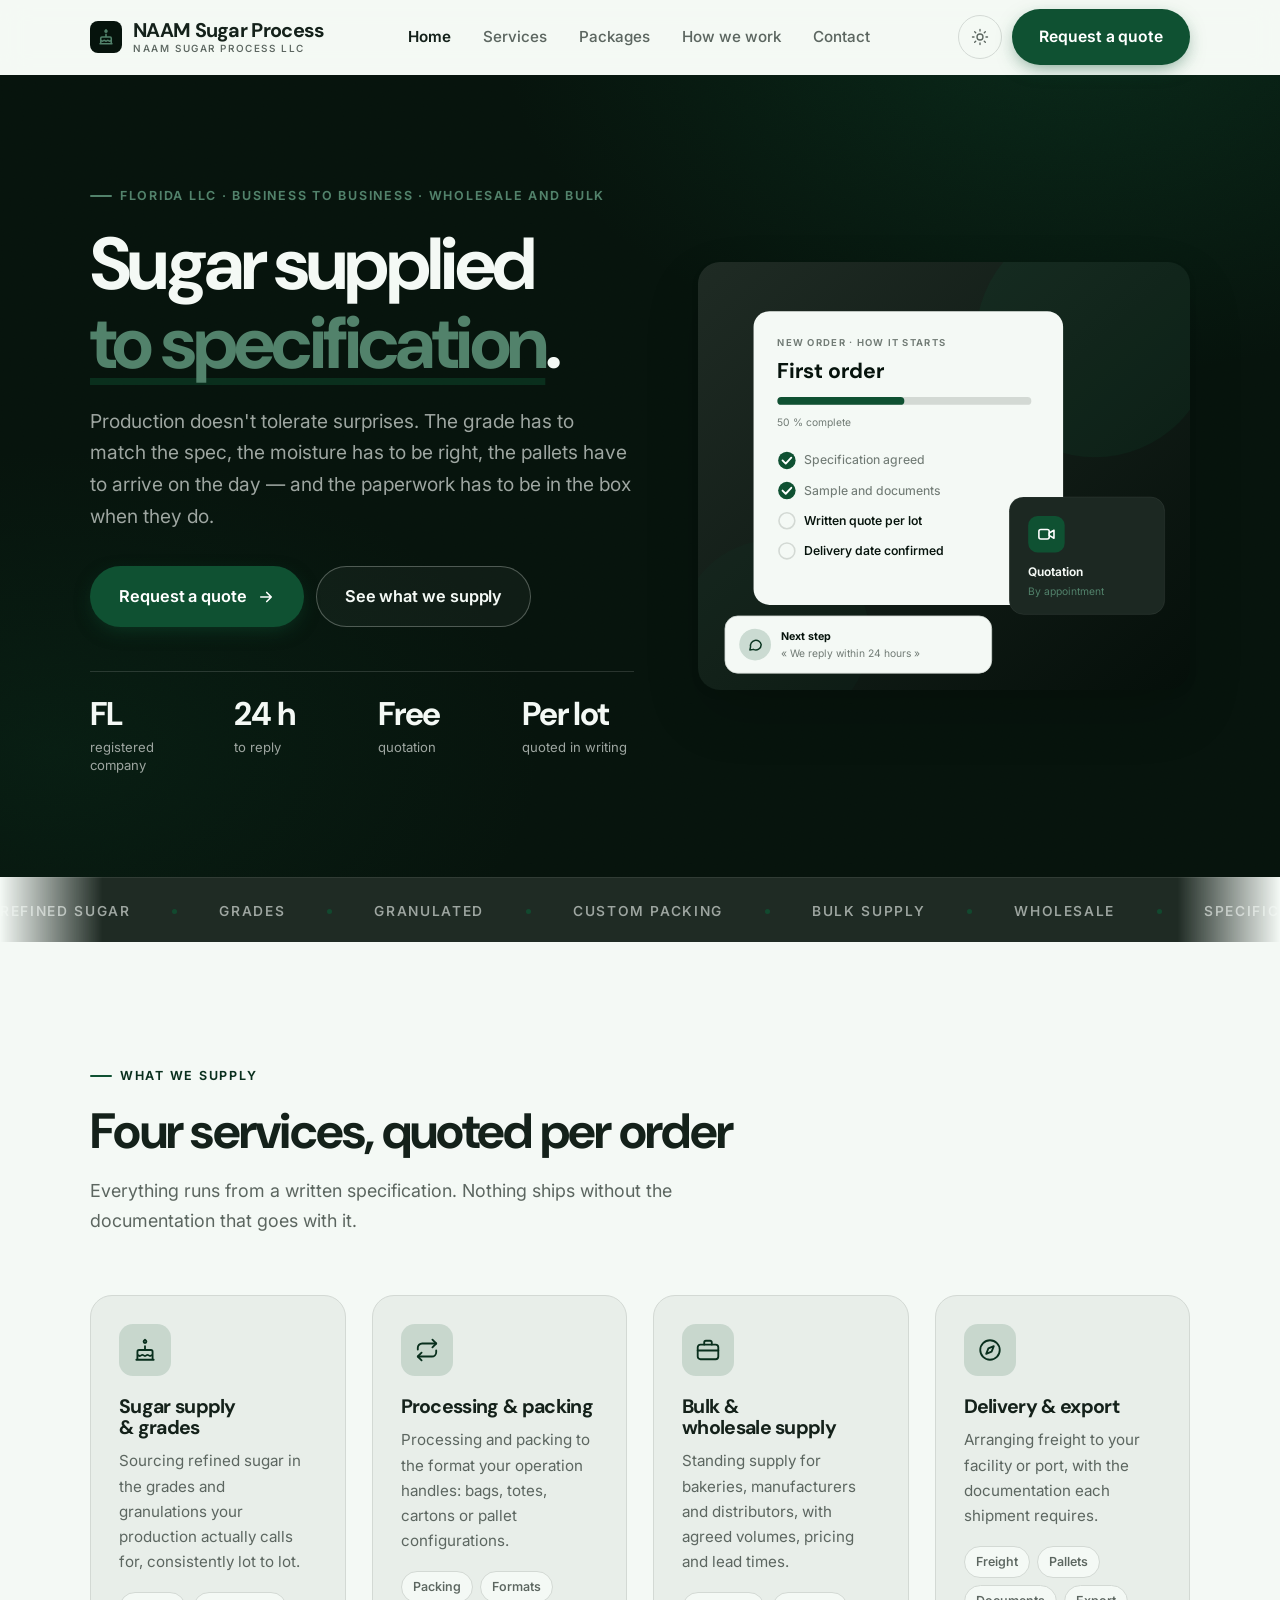
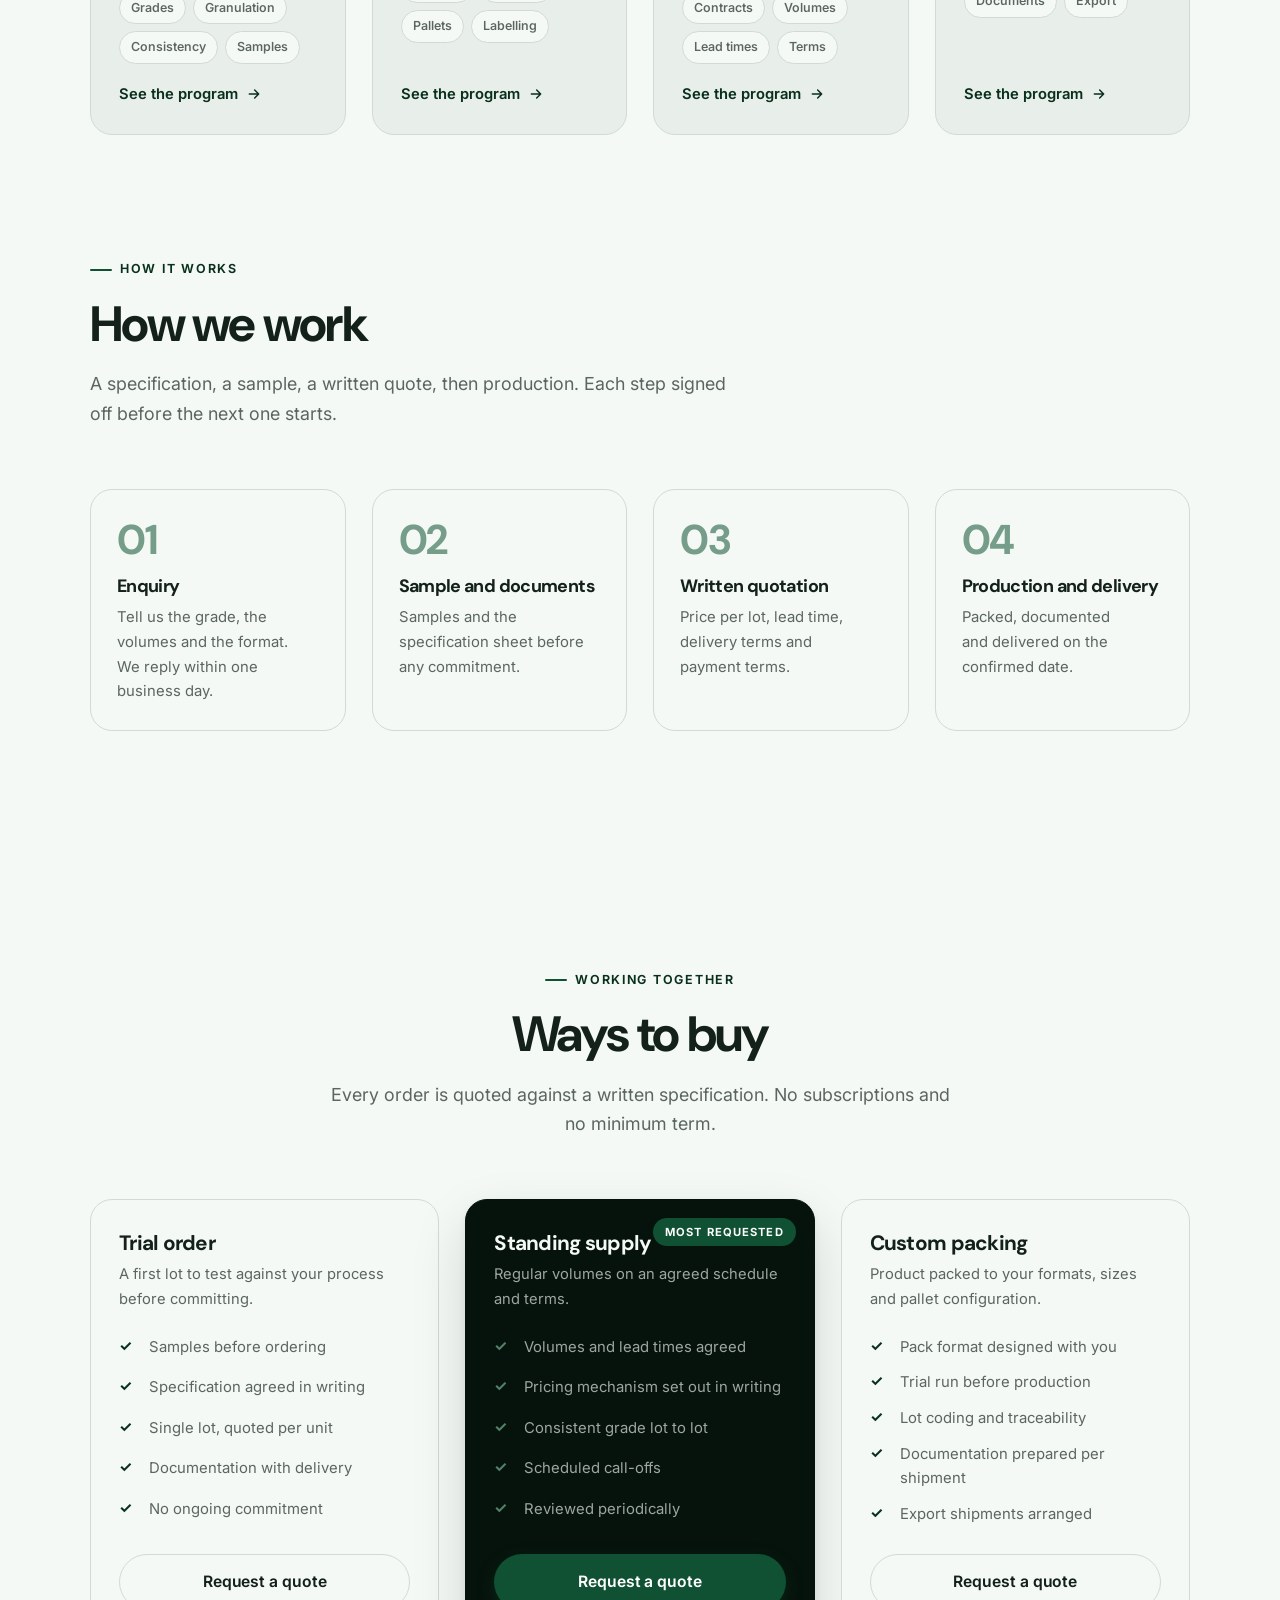
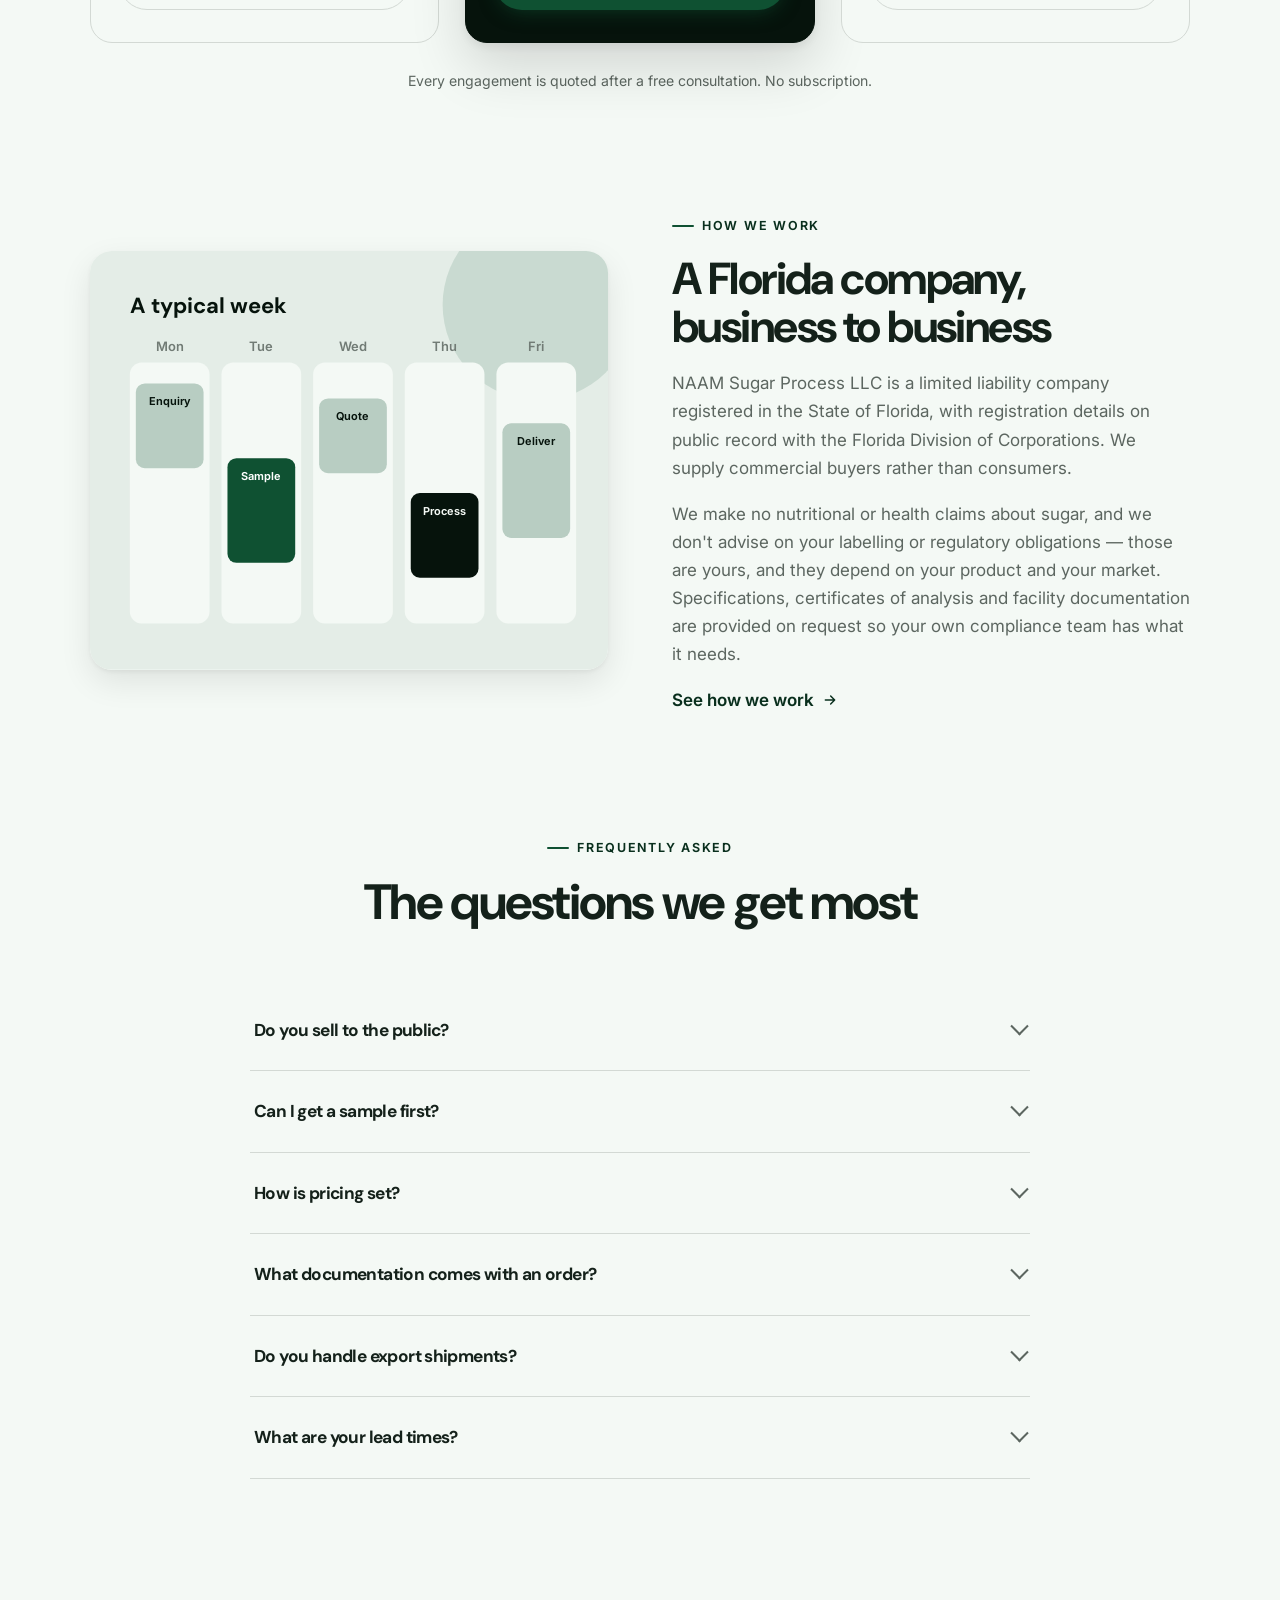
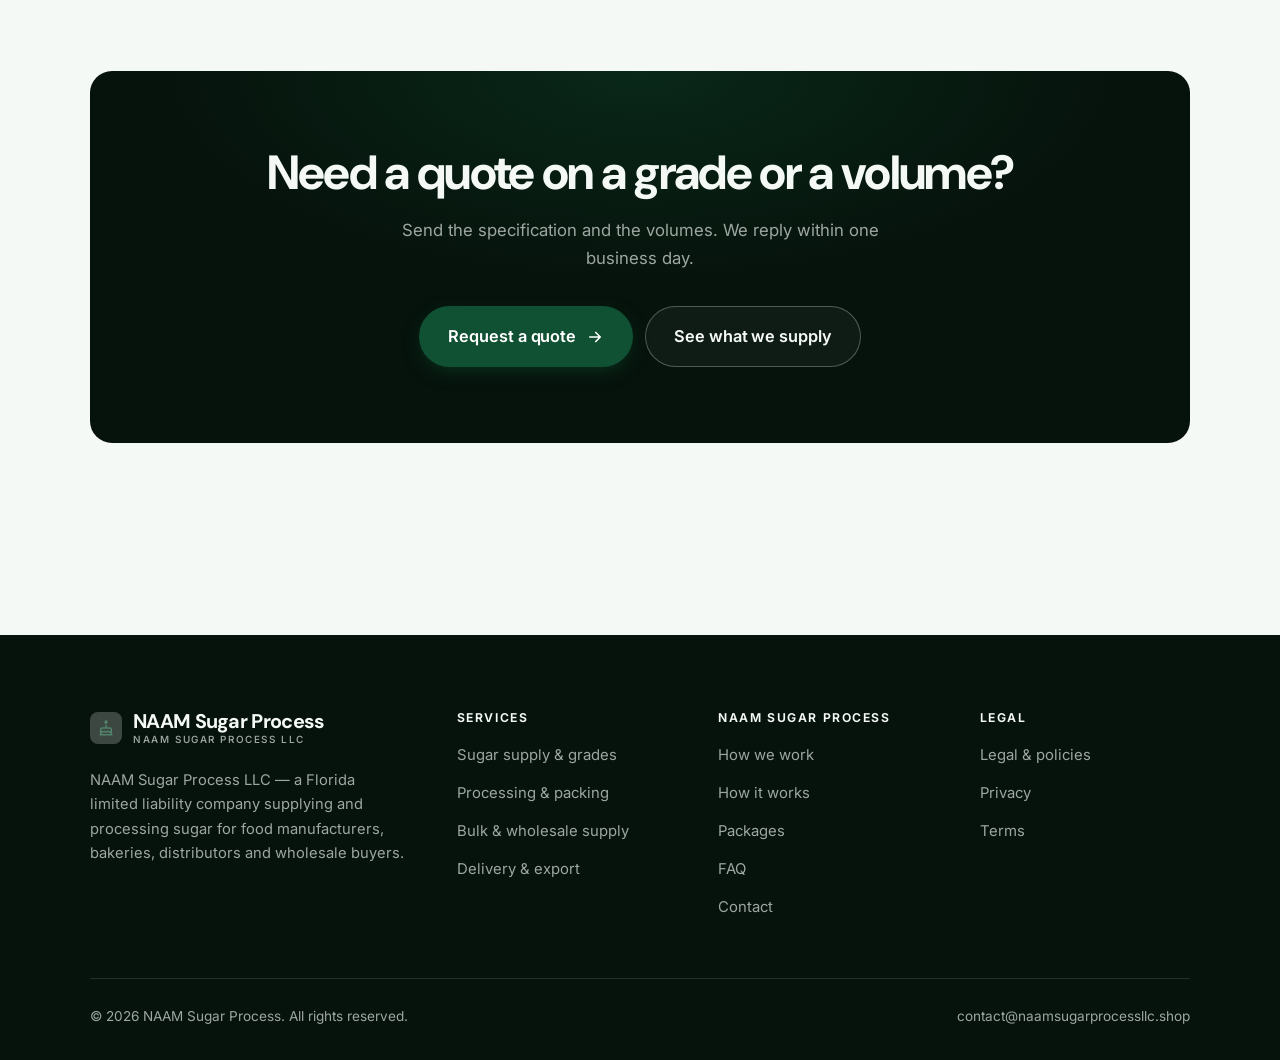
<file: index.html>
<!DOCTYPE html>
<html lang="en" class="no-js">
<head>
<meta charset="utf-8">
<meta name="viewport" content="width=device-width, initial-scale=1">
<title>NAAM Sugar Process LLC — sugar supply, processing and packing</title>
<meta name="description" content="NAAM Sugar Process LLC, a Florida company supplying and processing sugar for food manufacturers, bakeries and wholesale buyers: grades, custom packing, bulk supply and delivery.">
<link rel="canonical" href="https://naamsugarprocessllc.shop/">

<meta property="og:type" content="website">
<meta property="og:url" content="https://naamsugarprocessllc.shop/">
<meta property="og:site_name" content="NAAM Sugar Process">
<meta property="og:locale" content="en_US">
<meta property="og:title" content="NAAM Sugar Process LLC — sugar supply, processing and packing">
<meta property="og:description" content="NAAM Sugar Process LLC, a Florida company supplying and processing sugar for food manufacturers, bakeries and wholesale buyers: grades, custom packing, bulk supply and delivery.">
<meta name="theme-color" content="#06130c">

<link rel="icon" href="assets/img/favicon.svg" type="image/svg+xml">
<link rel="preconnect" href="https://fonts.googleapis.com">
<link rel="preconnect" href="https://fonts.gstatic.com" crossorigin>
<link rel="stylesheet" href="https://fonts.googleapis.com/css2?family=DM+Sans:wght@400..700&family=Inter:wght@400..700&display=swap">
<link rel="stylesheet" href="assets/css/style.css">

<!-- Thème appliqué avant le premier rendu (évite le flash) -->
<script>
document.documentElement.classList.remove('no-js');
(function(){try{var t=localStorage.getItem('site-theme');if(t){document.documentElement.setAttribute('data-theme',t);}}catch(e){}})();
</script>
<script type="application/ld+json">
{
  "@context": "https://schema.org",
  "@type": "Organization",
  "name": "NAAM Sugar Process",
  "url": "https://naamsugarprocessllc.shop/",
  "email": "contact@naamsugarprocessllc.shop",
  "description": "NAAM Sugar Process LLC, a Florida company supplying and processing sugar for food manufacturers, bakeries and wholesale buyers: grades, custom packing, bulk supply and delivery.",
  "areaServed": "US",
  "knowsLanguage": "en"
}
</script>
</head>

<body>
<a class="skip-link" href="#main">Skip to main content</a>

<header class="site-header">
  <nav class="wrap nav" aria-label="Main navigation">
    <a class="brand" href="index.html">
      <svg class="brand__mark" viewBox="0 0 64 64" aria-hidden="true">
        <rect class="bm-bg" width="64" height="64" rx="16"/>
        <g class="bm-ic" transform="translate(14 14) scale(1.5)" fill="none" stroke-width="2.1" stroke-linecap="round" stroke-linejoin="round"><path d="M4 21h16M5 21v-7.5A1.5 1.5 0 0 1 6.5 12h11a1.5 1.5 0 0 1 1.5 1.5V21M5 16.5c1.2 0 1.2 1 2.3 1s1.2-1 2.3-1 1.2 1 2.4 1 1.2-1 2.3-1 1.2 1 2.4 1 1.1-1 2.3-1M12 12V8.5"/><path d="M12 5.5c.8 0 1.3-.6 1.3-1.3S12 2.5 12 2.5s-1.3 1-1.3 1.7.5 1.3 1.3 1.3z"/></g>
      </svg>
      <span>NAAM Sugar Process<span class="brand__sub">NAAM Sugar Process LLC</span></span>
    </a>

    <ul class="nav__links" id="nav-links">
      <li><a href="index.html" aria-current="page">Home</a></li>
      <li><a href="programs.html">Services</a></li>
      <li><a href="index.html#pricing">Packages</a></li>
      <li><a href="about.html">How we work</a></li>
      <li><a href="contact.html">Contact</a></li>
      <li><a class="btn btn--primary" href="contact.html">Request a quote</a></li>
    </ul>

    <div class="nav__cta">
      <button class="theme-toggle" type="button" aria-label="Switch to dark theme">
        <svg class="icon-sun" viewBox="0 0 24 24" fill="none" stroke="currentColor" stroke-width="1.8" stroke-linecap="round" aria-hidden="true"><circle cx="12" cy="12" r="4"/><path d="M12 2v2m0 16v2M2 12h2m16 0h2M4.9 4.9l1.4 1.4m11.4 11.4 1.4 1.4M19.1 4.9l-1.4 1.4M6.3 17.7l-1.4 1.4"/></svg>
        <svg class="icon-moon" viewBox="0 0 24 24" fill="none" stroke="currentColor" stroke-width="1.8" stroke-linecap="round" stroke-linejoin="round" aria-hidden="true"><path d="M21 12.8A9 9 0 1 1 11.2 3a7 7 0 0 0 9.8 9.8z"/></svg>
      </button>
      <a class="btn btn--primary" href="contact.html">Request a quote</a>
      <button class="nav__toggle" type="button" aria-expanded="false" aria-controls="nav-links" aria-label="Open menu">
        <svg class="icon-open" viewBox="0 0 24 24" fill="none" stroke="currentColor" stroke-width="2" stroke-linecap="round" aria-hidden="true"><path d="M3 6h18M3 12h18M3 18h18"/></svg>
        <svg class="icon-close" viewBox="0 0 24 24" fill="none" stroke="currentColor" stroke-width="2" stroke-linecap="round" aria-hidden="true"><path d="M6 6l12 12M18 6L6 18"/></svg>
      </button>
    </div>
  </nav>
</header>

<main id="main">

<section class="hero">
  <div class="wrap hero__inner">
    <div>
      <span class="eyebrow hero__eyebrow">Florida LLC · Business to business · Wholesale and bulk</span>
      <h1>Sugar supplied<br> <em>to specification</em>.</h1>
      <p class="hero__lede">Production doesn't tolerate surprises. The grade has to match the spec, the moisture has to be right, the pallets have to arrive on the day — and the paperwork has to be in the box when they do.</p>

      <div class="hero__actions">
        <a class="btn btn--primary btn--lg" href="contact.html">Request a quote <svg viewBox="0 0 24 24" fill="none" stroke="currentColor" stroke-width="2.2" stroke-linecap="round" stroke-linejoin="round" aria-hidden="true"><path d="M5 12h14M13 6l6 6-6 6"/></svg></a>
        <a class="btn btn--on-dark btn--lg" href="programs.html">See what we supply</a>
      </div>

      <ul class="hero__proof">
        <li><span class="stat__num">FL</span><span class="stat__label">registered company</span></li>
        <li><span class="stat__num">24 h</span><span class="stat__label">to reply</span></li>
        <li><span class="stat__num">Free</span><span class="stat__label">quotation</span></li>
        <li><span class="stat__num">Per lot</span><span class="stat__label">quoted in writing</span></li>
      </ul>
    </div>

    <div class="hero__art">
      <svg viewBox="0 0 620 540" role="img" aria-label="How a first order with NAAM Sugar Process works, from specification to confirmed delivery.">
        <defs>
          <linearGradient id="hbg" x1="0" y1="0" x2="1" y2="1">
            <stop offset="0" stop-color="#1f2b24"/><stop offset="1" stop-color="#050f0a"/>
          </linearGradient>
        </defs>
        <rect width="620" height="540" rx="22" fill="url(#hbg)"/>
        <circle cx="500" cy="96" r="150" fill="#0f5132" opacity=".16"/>
        <circle cx="96" cy="470" r="120" fill="#0f5132" opacity=".08"/>

        <g style="font-family: var(--font-body)">
          <!-- Carte programme -->
          <rect x="70" y="62" width="390" height="370" rx="20" fill="#f4f9f5"/>
          <text x="100" y="106" font-size="12" font-weight="650" letter-spacing="1.6" fill="#717b75">NEW ORDER · HOW IT STARTS</text>
          <text x="100" y="146" font-size="27" font-weight="700" fill="#06130c" style="font-family: var(--font-display)">First order</text>
          <rect x="100" y="170" width="320" height="10" rx="5" fill="#d3d9d4"/>
          <rect x="100" y="170" width="160" height="10" rx="5" fill="#0f5132"/>
          <text x="100" y="206" font-size="13" fill="#717b75">50 % complete</text>
          <circle cx="112" cy="250" r="11" fill="#0f5132"/><path d="M106.5 250l4 4 7-7.5" fill="none" stroke="#ffffff" stroke-width="2.4" stroke-linecap="round" stroke-linejoin="round"/><text x="134" y="255" font-size="15.5" fill="#717b75" font-weight="450">Specification agreed</text>
          <circle cx="112" cy="288" r="11" fill="#0f5132"/><path d="M106.5 288l4 4 7-7.5" fill="none" stroke="#ffffff" stroke-width="2.4" stroke-linecap="round" stroke-linejoin="round"/><text x="134" y="293" font-size="15.5" fill="#717b75" font-weight="450">Sample and documents</text>
          <circle cx="112" cy="326" r="10" fill="none" stroke="#d3d9d4" stroke-width="2"/><text x="134" y="331" font-size="15.5" fill="#06130c" font-weight="560">Written quote per lot</text>
          <circle cx="112" cy="364" r="10" fill="none" stroke="#d3d9d4" stroke-width="2"/><text x="134" y="369" font-size="15.5" fill="#06130c" font-weight="560">Delivery date confirmed</text>

          <!-- Carte séance -->
          <rect x="392" y="296" width="196" height="148" rx="18" fill="#1c2822" stroke="#ffffff" stroke-opacity=".08"/>
          <rect x="416" y="320" width="46" height="46" rx="12" fill="#0f5132"/>
          <g transform="translate(427 331)" fill="none" stroke="#ffffff" color="#ffffff" stroke-width="2" stroke-linecap="round" stroke-linejoin="round"><rect x="2.5" y="6" width="13" height="12" rx="2.5"/><path d="M15.5 10.5 21.5 7v10l-6-3.5z"/></g>
          <text x="416" y="396" font-size="15" font-weight="650" fill="#f4f9f5">Quotation</text>
          <text x="416" y="420" font-size="13" fill="#52826b">By appointment</text>

          <!-- Retour du coach -->
          <rect x="34" y="446" width="336" height="72" rx="16" fill="#f4f9f5" stroke="#d3d9d4"/>
          <circle cx="72" cy="482" r="20" fill="#cbdbd2"/>
          <g transform="translate(62 472) scale(.84)" fill="none" stroke="#0a3521" stroke-width="2.2" stroke-linecap="round" stroke-linejoin="round"><path d="M21 12a8 8 0 0 1-11.6 7.1L4 20l1-4.6A8 8 0 1 1 21 12z"/></g>
          <text x="104" y="476" font-size="13.5" font-weight="700" fill="#06130c">Next step</text>
          <text x="104" y="498" font-size="13" fill="#717b75">« We reply within 24 hours »</text>
        </g>
      </svg>
    </div>
  </div>
</section>

<div class="marquee" aria-hidden="true">
  <div class="marquee__track"><span>Refined sugar</span><span>Grades</span><span>Granulated</span><span>Custom packing</span><span>Bulk supply</span><span>Wholesale</span><span>Specifications</span><span>Documentation</span><span>Pallets</span><span>Delivery</span><span>Refined sugar</span><span>Grades</span><span>Granulated</span><span>Custom packing</span><span>Bulk supply</span><span>Wholesale</span><span>Specifications</span><span>Documentation</span><span>Pallets</span><span>Delivery</span></div>
</div>

<section class="section wrap" id="programs">
  <div class="section-head reveal">
    <span class="eyebrow">What we supply</span>
    <h2>Four services, quoted per order</h2>
    <p>Everything runs from a written specification. Nothing ships without the documentation that goes with it.</p>
  </div>
  <div class="grid grid--4 reveal-group">
    <a class="card" href="programs.html#supply">
      <div class="card__icon"><svg viewBox="0 0 24 24" fill="none" stroke="currentColor" stroke-width="1.7" stroke-linecap="round" stroke-linejoin="round" aria-hidden="true"><path d="M4 21h16M5 21v-7.5A1.5 1.5 0 0 1 6.5 12h11a1.5 1.5 0 0 1 1.5 1.5V21M5 16.5c1.2 0 1.2 1 2.3 1s1.2-1 2.3-1 1.2 1 2.4 1 1.2-1 2.3-1 1.2 1 2.4 1 1.1-1 2.3-1M12 12V8.5"/><path d="M12 5.5c.8 0 1.3-.6 1.3-1.3S12 2.5 12 2.5s-1.3 1-1.3 1.7.5 1.3 1.3 1.3z"/></svg></div>
      <h3>Sugar supply &amp; grades</h3>
      <p>Sourcing refined sugar in the grades and granulations your production actually calls for, consistently lot to lot.</p>
      <ul class="tags"><li>Grades</li><li>Granulation</li><li>Consistency</li><li>Samples</li></ul>
      <span class="arrow-link">See the program <svg viewBox="0 0 24 24" fill="none" stroke="currentColor" stroke-width="2.2" stroke-linecap="round" stroke-linejoin="round" aria-hidden="true"><path d="M5 12h14M13 6l6 6-6 6"/></svg></span>
    </a>
    <a class="card" href="programs.html#processing">
      <div class="card__icon"><svg viewBox="0 0 24 24" fill="none" stroke="currentColor" stroke-width="1.7" stroke-linecap="round" stroke-linejoin="round" aria-hidden="true"><path d="M17 2.5l3.5 3.5L17 9.5"/><path d="M3.5 11.5V10A4 4 0 0 1 7.5 6h13M7 21.5 3.5 18 7 14.5"/><path d="M20.5 12.5V14a4 4 0 0 1-4 4h-13"/></svg></div>
      <h3>Processing &amp; packing</h3>
      <p>Processing and packing to the format your operation handles: bags, totes, cartons or pallet configurations.</p>
      <ul class="tags"><li>Packing</li><li>Formats</li><li>Pallets</li><li>Labelling</li></ul>
      <span class="arrow-link">See the program <svg viewBox="0 0 24 24" fill="none" stroke="currentColor" stroke-width="2.2" stroke-linecap="round" stroke-linejoin="round" aria-hidden="true"><path d="M5 12h14M13 6l6 6-6 6"/></svg></span>
    </a>
    <a class="card" href="programs.html#wholesale">
      <div class="card__icon"><svg viewBox="0 0 24 24" fill="none" stroke="currentColor" stroke-width="1.7" stroke-linecap="round" stroke-linejoin="round" aria-hidden="true"><rect x="2.5" y="7" width="19" height="13.5" rx="2.5"/><path d="M8.5 7V5a1.5 1.5 0 0 1 1.5-1.5h4A1.5 1.5 0 0 1 15.5 5v2M2.5 12.5h19"/></svg></div>
      <h3>Bulk &amp; wholesale supply</h3>
      <p>Standing supply for bakeries, manufacturers and distributors, with agreed volumes, pricing and lead times.</p>
      <ul class="tags"><li>Contracts</li><li>Volumes</li><li>Lead times</li><li>Terms</li></ul>
      <span class="arrow-link">See the program <svg viewBox="0 0 24 24" fill="none" stroke="currentColor" stroke-width="2.2" stroke-linecap="round" stroke-linejoin="round" aria-hidden="true"><path d="M5 12h14M13 6l6 6-6 6"/></svg></span>
    </a>
    <a class="card" href="programs.html#logistics">
      <div class="card__icon"><svg viewBox="0 0 24 24" fill="none" stroke="currentColor" stroke-width="1.7" stroke-linecap="round" stroke-linejoin="round" aria-hidden="true"><circle cx="12" cy="12" r="9"/><path d="M15.5 8.5 13.5 13.5 8.5 15.5 10.5 10.5z"/></svg></div>
      <h3>Delivery &amp; export</h3>
      <p>Arranging freight to your facility or port, with the documentation each shipment requires.</p>
      <ul class="tags"><li>Freight</li><li>Pallets</li><li>Documents</li><li>Export</li></ul>
      <span class="arrow-link">See the program <svg viewBox="0 0 24 24" fill="none" stroke="currentColor" stroke-width="2.2" stroke-linecap="round" stroke-linejoin="round" aria-hidden="true"><path d="M5 12h14M13 6l6 6-6 6"/></svg></span>
    </a>
  </div>
</section>

<section class="section section--flush wrap" id="how-it-works">
  <div class="section-head reveal">
    <span class="eyebrow">How it works</span>
    <h2>How we work</h2>
    <p>A specification, a sample, a written quote, then production. Each step signed off before the next one starts.</p>
  </div>
  <div class="grid grid--4 steps reveal-group">
    <article class="step">
      <h3>Enquiry</h3>
      <p>Tell us the grade, the volumes and the format. We reply within one business day.</p>
    </article>
    <article class="step">
      <h3>Sample and documents</h3>
      <p>Samples and the specification sheet before any commitment.</p>
    </article>
    <article class="step">
      <h3>Written quotation</h3>
      <p>Price per lot, lead time, delivery terms and payment terms.</p>
    </article>
    <article class="step">
      <h3>Production and delivery</h3>
      <p>Packed, documented and delivered on the confirmed date.</p>
    </article>
  </div>
</section>

<section class="section wrap" id="pricing">
  <div class="section-head section-head--center reveal">
    <span class="eyebrow">Working together</span>
    <h2>Ways to buy</h2>
    <p>Every order is quoted against a written specification. No subscriptions and no minimum term.</p>
  </div>
  <div class="grid grid--3 plans reveal-group">
    <article class="plan">
      
      <h3>Trial order</h3>
      <p class="plan__desc">A first lot to test against your process before committing.</p>
      
      <ul class="plan__features">
        <li>Samples before ordering</li>
        <li>Specification agreed in writing</li>
        <li>Single lot, quoted per unit</li>
        <li>Documentation with delivery</li>
        <li>No ongoing commitment</li>
      </ul>
      <a class="btn btn--ghost btn--block" href="contact.html">Request a quote</a>
    </article>
    <article class="plan plan--featured">
      <span class="plan__tag">Most requested</span>
      <h3>Standing supply</h3>
      <p class="plan__desc">Regular volumes on an agreed schedule and terms.</p>
      
      <ul class="plan__features">
        <li>Volumes and lead times agreed</li>
        <li>Pricing mechanism set out in writing</li>
        <li>Consistent grade lot to lot</li>
        <li>Scheduled call-offs</li>
        <li>Reviewed periodically</li>
      </ul>
      <a class="btn btn--primary btn--block" href="contact.html">Request a quote</a>
    </article>
    <article class="plan">
      
      <h3>Custom packing</h3>
      <p class="plan__desc">Product packed to your formats, sizes and pallet configuration.</p>
      
      <ul class="plan__features">
        <li>Pack format designed with you</li>
        <li>Trial run before production</li>
        <li>Lot coding and traceability</li>
        <li>Documentation prepared per shipment</li>
        <li>Export shipments arranged</li>
      </ul>
      <a class="btn btn--ghost btn--block" href="contact.html">Request a quote</a>
    </article>
  </div>
  <p class="plans-note">Every engagement is quoted after a free consultation. No subscription.</p>
</section>

<section class="section section--flush wrap">
  <div class="split reveal">
    <div class="split__art">
      <svg viewBox="0 0 520 420" role="img" aria-label="Example of a typical week: Enquiry, Sample, Quote, Process, Deliver.">
        <rect width="520" height="420" rx="20" fill="#e4ede7"/>
        <circle cx="450" cy="54" r="96" fill="#0f5132" opacity=".12"/>
        <g style="font-family: var(--font-body)">
        <text x="40" y="62" font-size="22" font-weight="700" fill="#06130c" style="font-family: var(--font-display)">A typical week</text>
        <text x="80" y="100" text-anchor="middle" font-size="13" font-weight="600" fill="#717b75">Mon</text>
        <rect x="40" y="112" width="80" height="262" rx="12" fill="#f4f9f5"/>
        <rect x="46" y="133" width="68" height="85" rx="9" fill="#b8cdc2"/>
        <text x="80" y="155" text-anchor="middle" font-size="11" font-weight="650" fill="#06130c">Enquiry</text>
        <text x="172" y="100" text-anchor="middle" font-size="13" font-weight="600" fill="#717b75">Tue</text>
        <rect x="132" y="112" width="80" height="262" rx="12" fill="#f4f9f5"/>
        <rect x="138" y="208" width="68" height="105" rx="9" fill="#0f5132"/>
        <text x="172" y="230" text-anchor="middle" font-size="11" font-weight="650" fill="#ffffff">Sample</text>
        <text x="264" y="100" text-anchor="middle" font-size="13" font-weight="600" fill="#717b75">Wed</text>
        <rect x="224" y="112" width="80" height="262" rx="12" fill="#f4f9f5"/>
        <rect x="230" y="148" width="68" height="75" rx="9" fill="#b8cdc2"/>
        <text x="264" y="170" text-anchor="middle" font-size="11" font-weight="650" fill="#06130c">Quote</text>
        <text x="356" y="100" text-anchor="middle" font-size="13" font-weight="600" fill="#717b75">Thu</text>
        <rect x="316" y="112" width="80" height="262" rx="12" fill="#f4f9f5"/>
        <rect x="322" y="243" width="68" height="85" rx="9" fill="#06130c"/>
        <text x="356" y="265" text-anchor="middle" font-size="11" font-weight="650" fill="#f4f9f5">Process</text>
        <text x="448" y="100" text-anchor="middle" font-size="13" font-weight="600" fill="#717b75">Fri</text>
        <rect x="408" y="112" width="80" height="262" rx="12" fill="#f4f9f5"/>
        <rect x="414" y="173" width="68" height="115" rx="9" fill="#b8cdc2"/>
        <text x="448" y="195" text-anchor="middle" font-size="11" font-weight="650" fill="#06130c">Deliver</text>
        </g>
      </svg>
    </div>
    <div>
      <span class="eyebrow">How we work</span>
      <h2>A Florida company, business to business</h2>
      <p>NAAM Sugar Process LLC is a limited liability company registered in the State of Florida, with registration details on public record with the Florida Division of Corporations. We supply commercial buyers rather than consumers.</p>
      <p>We make no nutritional or health claims about sugar, and we don't advise on your labelling or regulatory obligations — those are yours, and they depend on your product and your market. Specifications, certificates of analysis and facility documentation are provided on request so your own compliance team has what it needs.</p>
      <p><a class="arrow-link" href="about.html">See how we work <svg viewBox="0 0 24 24" fill="none" stroke="currentColor" stroke-width="2.2" stroke-linecap="round" stroke-linejoin="round" aria-hidden="true"><path d="M5 12h14M13 6l6 6-6 6"/></svg></a></p>
    </div>
  </div>
</section>

<section class="section section--flush wrap" id="faq">
  <div class="section-head section-head--center reveal">
    <span class="eyebrow">Frequently asked</span>
    <h2>The questions we get most</h2>
  </div>
  <div class="faq reveal">
    <details>
      <summary>Do you sell to the public?</summary>
      <p>No. We supply businesses: manufacturers, bakeries, packers and distributors. Orders are quoted against a written specification.</p>
    </details>
    <details>
      <summary>Can I get a sample first?</summary>
      <p>Yes, and we'd encourage it. Samples and the specification sheet go out before any commitment on either side.</p>
    </details>
    <details>
      <summary>How is pricing set?</summary>
      <p>Per lot, in writing. Sugar is a commodity and prices move, so standing agreements state plainly how price is handled over time.</p>
    </details>
    <details>
      <summary>What documentation comes with an order?</summary>
      <p>Specification and lot documentation with each shipment, and certificates of analysis or facility documentation on request.</p>
    </details>
    <details>
      <summary>Do you handle export shipments?</summary>
      <p>We arrange freight and prepare commercial documentation. Customs entries are filed by your licensed broker, not by us.</p>
    </details>
    <details>
      <summary>What are your lead times?</summary>
      <p>They depend on grade, volume and format. We quote a realistic lead time in writing rather than an optimistic one.</p>
    </details>
  </div>
</section>

<section class="wrap section--tight">
  <div class="cta-band reveal">
    <h2>Need a quote on a grade or a volume?</h2>
    <p>Send the specification and the volumes. We reply within one business day.</p>
    <div class="hero__actions">
      <a class="btn btn--primary btn--lg" href="contact.html">Request a quote <svg viewBox="0 0 24 24" fill="none" stroke="currentColor" stroke-width="2.2" stroke-linecap="round" stroke-linejoin="round" aria-hidden="true"><path d="M5 12h14M13 6l6 6-6 6"/></svg></a>
      <a class="btn btn--on-dark btn--lg" href="programs.html">See what we supply</a>
    </div>
  </div>
</section>

</main>

<footer class="site-footer">
  <div class="wrap">
    <div class="footer__grid">
      <div class="footer__brand">
        <a class="brand" href="index.html">
          <svg class="brand__mark" viewBox="0 0 64 64" aria-hidden="true">
        <rect class="bm-bg" width="64" height="64" rx="16"/>
        <g class="bm-ic" transform="translate(14 14) scale(1.5)" fill="none" stroke-width="2.1" stroke-linecap="round" stroke-linejoin="round"><path d="M4 21h16M5 21v-7.5A1.5 1.5 0 0 1 6.5 12h11a1.5 1.5 0 0 1 1.5 1.5V21M5 16.5c1.2 0 1.2 1 2.3 1s1.2-1 2.3-1 1.2 1 2.4 1 1.2-1 2.3-1 1.2 1 2.4 1 1.1-1 2.3-1M12 12V8.5"/><path d="M12 5.5c.8 0 1.3-.6 1.3-1.3S12 2.5 12 2.5s-1.3 1-1.3 1.7.5 1.3 1.3 1.3z"/></g>
      </svg>
          <span>NAAM Sugar Process<span class="brand__sub">NAAM Sugar Process LLC</span></span>
        </a>
        <p>NAAM Sugar Process LLC — a Florida limited liability company supplying and processing sugar for food manufacturers, bakeries, distributors and wholesale buyers.</p>
      </div>

      <div class="footer__col">
        <h4>Services</h4>
        <ul>
          <li><a href="programs.html#supply">Sugar supply &amp; grades</a></li>
          <li><a href="programs.html#processing">Processing &amp; packing</a></li>
          <li><a href="programs.html#wholesale">Bulk &amp; wholesale supply</a></li>
          <li><a href="programs.html#logistics">Delivery &amp; export</a></li>
        </ul>
      </div>

      <div class="footer__col">
        <h4>NAAM Sugar Process</h4>
        <ul>
          <li><a href="about.html">How we work</a></li>
          <li><a href="index.html#how-it-works">How it works</a></li>
          <li><a href="index.html#pricing">Packages</a></li>
          <li><a href="index.html#faq">FAQ</a></li>
          <li><a href="contact.html">Contact</a></li>
        </ul>
      </div>

      <div class="footer__col">
        <h4>Legal</h4>
        <ul>
          <li><a href="legal.html">Legal &amp; policies</a></li>
          <li><a href="legal.html#privacy">Privacy</a></li>
          <li><a href="legal.html#terms">Terms</a></li>
        </ul>
      </div>
    </div>

    <div class="footer__bottom">
      <p>© <span data-year>2026</span> NAAM Sugar Process. All rights reserved.</p>
      <p><a href="mailto:contact@naamsugarprocessllc.shop">contact@naamsugarprocessllc.shop</a></p>
    </div>
  </div>
</footer>

<script src="assets/js/main.js" defer></script>
</body>
</html>
</file>
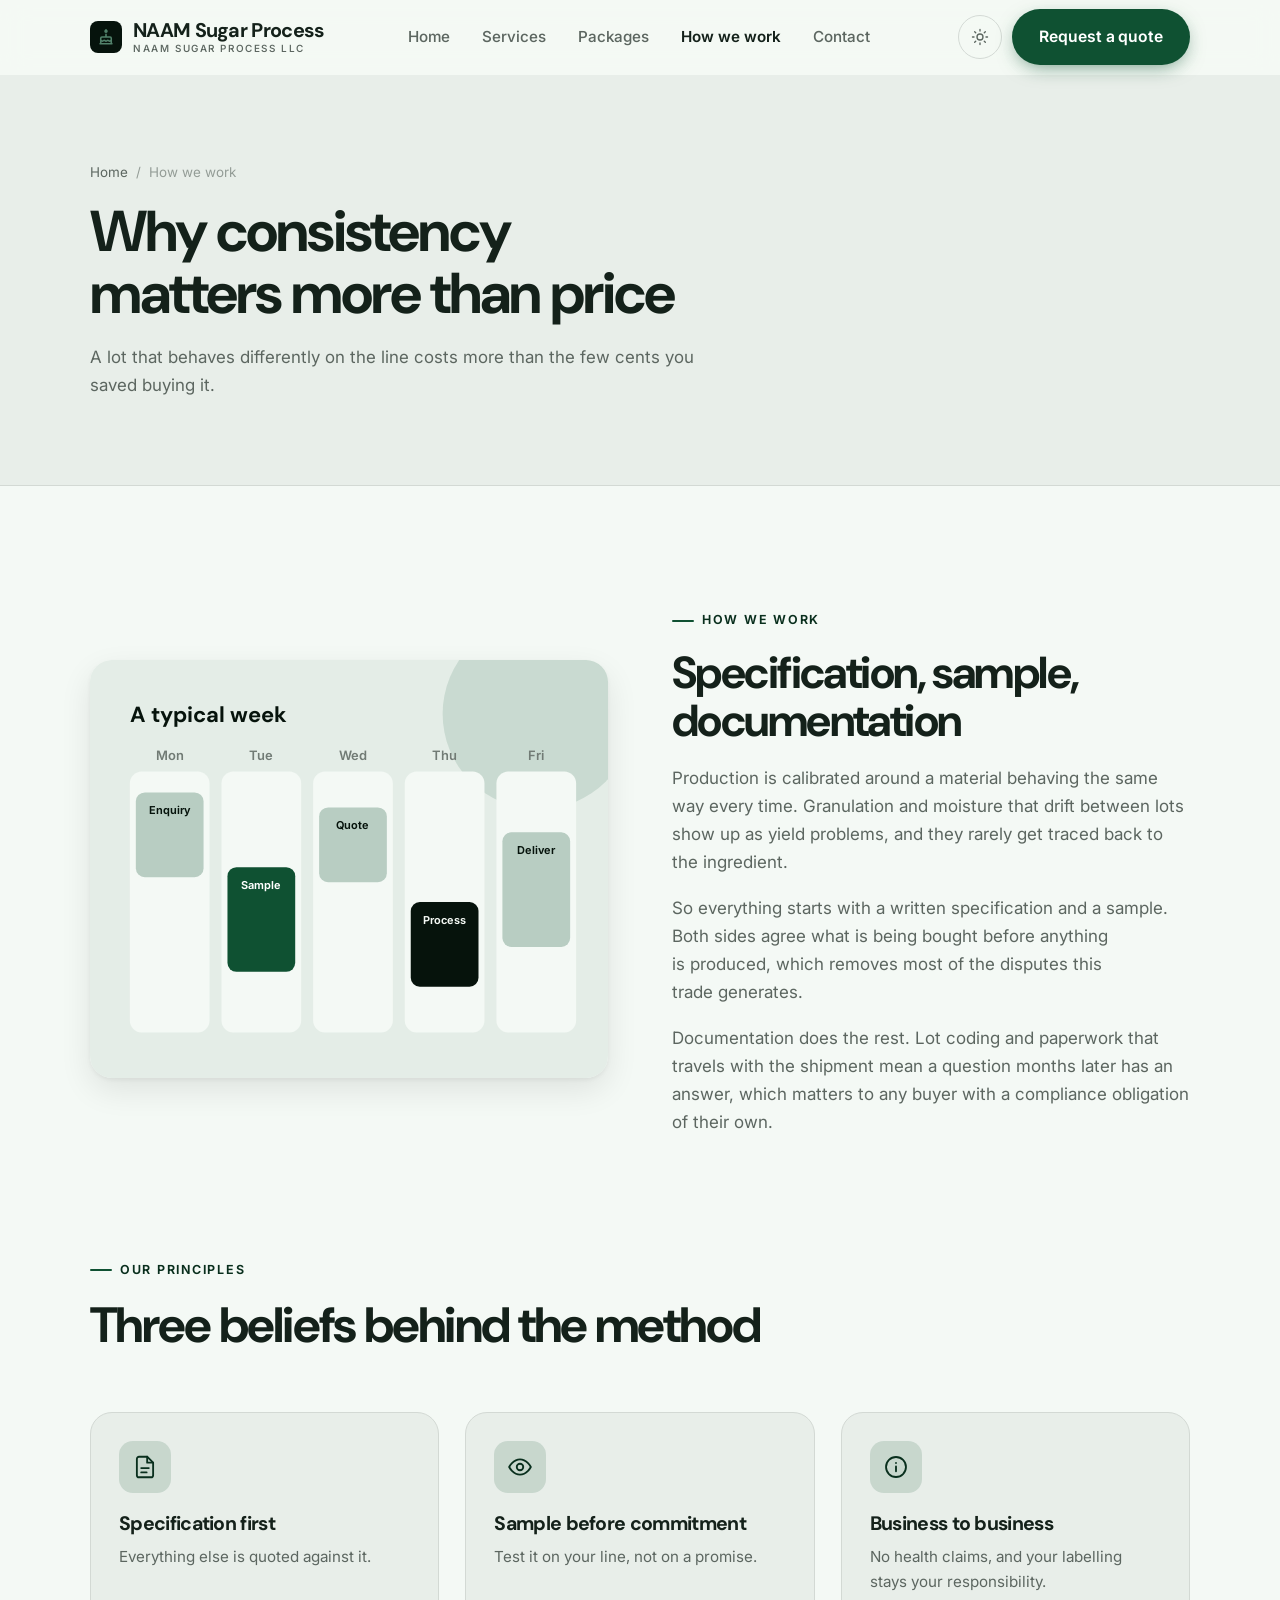
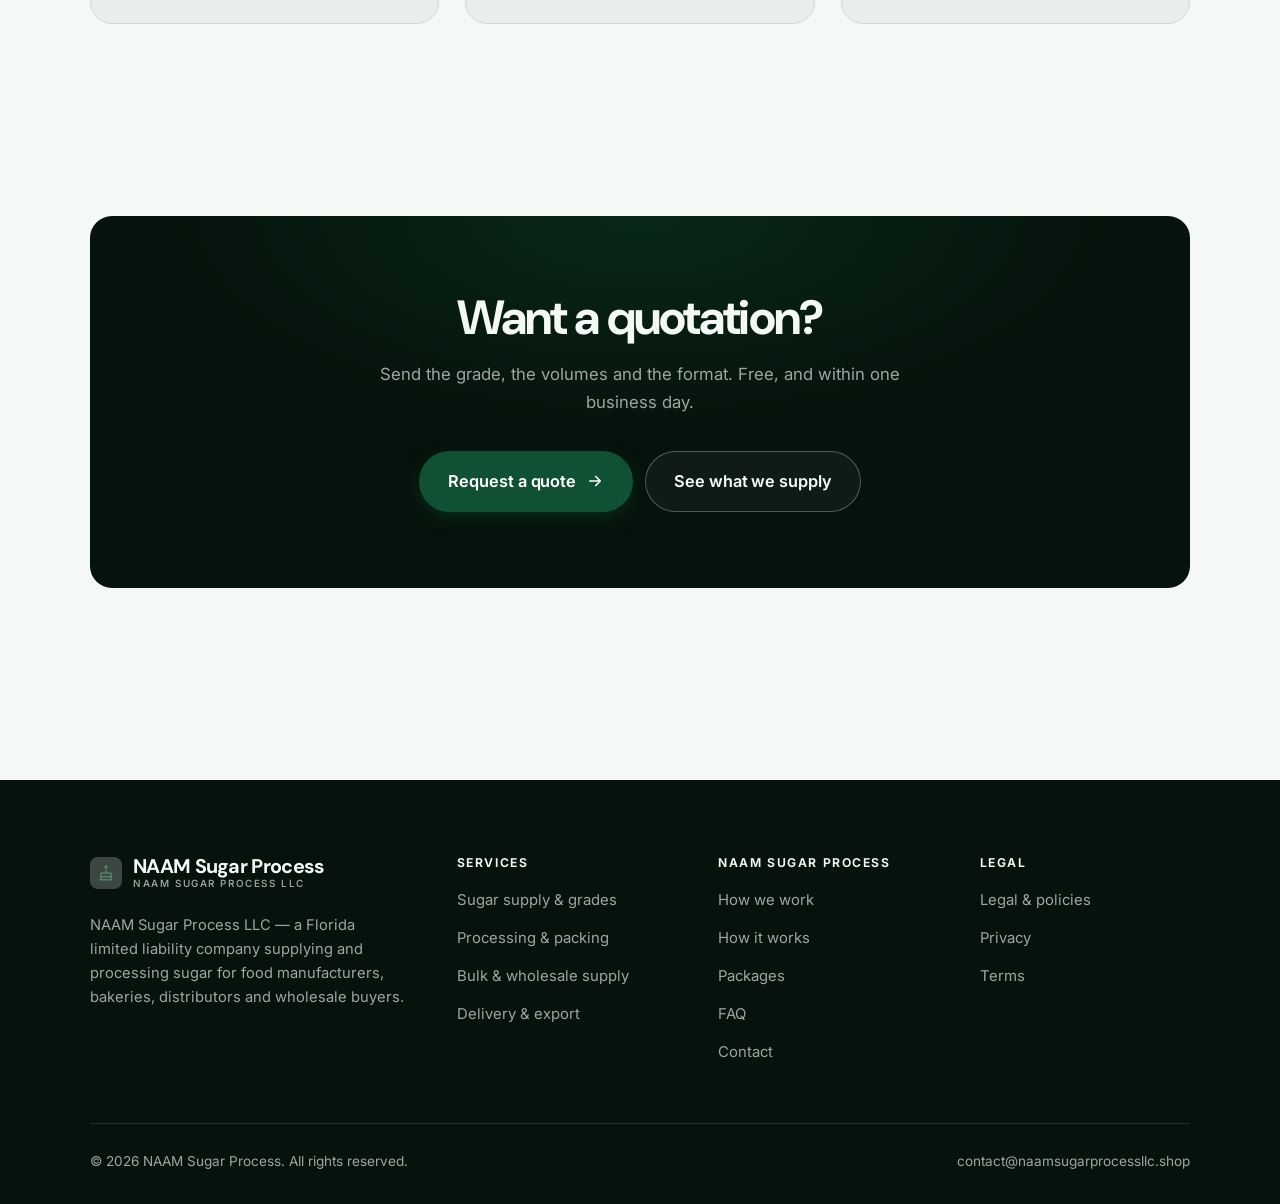
<file: about.html>
<!DOCTYPE html>
<html lang="en" class="no-js">
<head>
<meta charset="utf-8">
<meta name="viewport" content="width=device-width, initial-scale=1">
<title>How we work — NAAM Sugar Process</title>
<meta name="description" content="About NAAM Sugar Process LLC, a Florida limited liability company supplying and processing sugar for commercial buyers.">
<link rel="canonical" href="https://naamsugarprocessllc.shop/about.html">

<meta property="og:type" content="website">
<meta property="og:url" content="https://naamsugarprocessllc.shop/about.html">
<meta property="og:site_name" content="NAAM Sugar Process">
<meta property="og:locale" content="en_US">
<meta property="og:title" content="How we work — NAAM Sugar Process">
<meta property="og:description" content="About NAAM Sugar Process LLC, a Florida limited liability company supplying and processing sugar for commercial buyers.">
<meta name="theme-color" content="#06130c">

<link rel="icon" href="assets/img/favicon.svg" type="image/svg+xml">
<link rel="preconnect" href="https://fonts.googleapis.com">
<link rel="preconnect" href="https://fonts.gstatic.com" crossorigin>
<link rel="stylesheet" href="https://fonts.googleapis.com/css2?family=DM+Sans:wght@400..700&family=Inter:wght@400..700&display=swap">
<link rel="stylesheet" href="assets/css/style.css">

<!-- Thème appliqué avant le premier rendu (évite le flash) -->
<script>
document.documentElement.classList.remove('no-js');
(function(){try{var t=localStorage.getItem('site-theme');if(t){document.documentElement.setAttribute('data-theme',t);}}catch(e){}})();
</script>
</head>

<body>
<a class="skip-link" href="#main">Skip to main content</a>

<header class="site-header">
  <nav class="wrap nav" aria-label="Main navigation">
    <a class="brand" href="index.html">
      <svg class="brand__mark" viewBox="0 0 64 64" aria-hidden="true">
        <rect class="bm-bg" width="64" height="64" rx="16"/>
        <g class="bm-ic" transform="translate(14 14) scale(1.5)" fill="none" stroke-width="2.1" stroke-linecap="round" stroke-linejoin="round"><path d="M4 21h16M5 21v-7.5A1.5 1.5 0 0 1 6.5 12h11a1.5 1.5 0 0 1 1.5 1.5V21M5 16.5c1.2 0 1.2 1 2.3 1s1.2-1 2.3-1 1.2 1 2.4 1 1.2-1 2.3-1 1.2 1 2.4 1 1.1-1 2.3-1M12 12V8.5"/><path d="M12 5.5c.8 0 1.3-.6 1.3-1.3S12 2.5 12 2.5s-1.3 1-1.3 1.7.5 1.3 1.3 1.3z"/></g>
      </svg>
      <span>NAAM Sugar Process<span class="brand__sub">NAAM Sugar Process LLC</span></span>
    </a>

    <ul class="nav__links" id="nav-links">
      <li><a href="index.html">Home</a></li>
      <li><a href="programs.html">Services</a></li>
      <li><a href="index.html#pricing">Packages</a></li>
      <li><a href="about.html" aria-current="page">How we work</a></li>
      <li><a href="contact.html">Contact</a></li>
      <li><a class="btn btn--primary" href="contact.html">Request a quote</a></li>
    </ul>

    <div class="nav__cta">
      <button class="theme-toggle" type="button" aria-label="Switch to dark theme">
        <svg class="icon-sun" viewBox="0 0 24 24" fill="none" stroke="currentColor" stroke-width="1.8" stroke-linecap="round" aria-hidden="true"><circle cx="12" cy="12" r="4"/><path d="M12 2v2m0 16v2M2 12h2m16 0h2M4.9 4.9l1.4 1.4m11.4 11.4 1.4 1.4M19.1 4.9l-1.4 1.4M6.3 17.7l-1.4 1.4"/></svg>
        <svg class="icon-moon" viewBox="0 0 24 24" fill="none" stroke="currentColor" stroke-width="1.8" stroke-linecap="round" stroke-linejoin="round" aria-hidden="true"><path d="M21 12.8A9 9 0 1 1 11.2 3a7 7 0 0 0 9.8 9.8z"/></svg>
      </button>
      <a class="btn btn--primary" href="contact.html">Request a quote</a>
      <button class="nav__toggle" type="button" aria-expanded="false" aria-controls="nav-links" aria-label="Open menu">
        <svg class="icon-open" viewBox="0 0 24 24" fill="none" stroke="currentColor" stroke-width="2" stroke-linecap="round" aria-hidden="true"><path d="M3 6h18M3 12h18M3 18h18"/></svg>
        <svg class="icon-close" viewBox="0 0 24 24" fill="none" stroke="currentColor" stroke-width="2" stroke-linecap="round" aria-hidden="true"><path d="M6 6l12 12M18 6L6 18"/></svg>
      </button>
    </div>
  </nav>
</header>

<main id="main">

<section class="page-head">
  <div class="wrap">
    <nav class="breadcrumb" aria-label="Breadcrumb">
      <a href="index.html">Home</a><span>/</span><span aria-current="page">How we work</span>
    </nav>
    <h1>Why consistency matters more than price</h1>
    <p>A lot that behaves differently on the line costs more than the few cents you saved buying it.</p>
  </div>
</section>

<section class="section wrap">
  <div class="split reveal">
    <div class="split__art">
      <svg viewBox="0 0 520 420" role="img" aria-label="Example of a typical week: Enquiry, Sample, Quote, Process, Deliver.">
        <rect width="520" height="420" rx="20" fill="#e4ede7"/>
        <circle cx="450" cy="54" r="96" fill="#0f5132" opacity=".12"/>
        <g style="font-family: var(--font-body)">
        <text x="40" y="62" font-size="22" font-weight="700" fill="#06130c" style="font-family: var(--font-display)">A typical week</text>
        <text x="80" y="100" text-anchor="middle" font-size="13" font-weight="600" fill="#717b75">Mon</text>
        <rect x="40" y="112" width="80" height="262" rx="12" fill="#f4f9f5"/>
        <rect x="46" y="133" width="68" height="85" rx="9" fill="#b8cdc2"/>
        <text x="80" y="155" text-anchor="middle" font-size="11" font-weight="650" fill="#06130c">Enquiry</text>
        <text x="172" y="100" text-anchor="middle" font-size="13" font-weight="600" fill="#717b75">Tue</text>
        <rect x="132" y="112" width="80" height="262" rx="12" fill="#f4f9f5"/>
        <rect x="138" y="208" width="68" height="105" rx="9" fill="#0f5132"/>
        <text x="172" y="230" text-anchor="middle" font-size="11" font-weight="650" fill="#ffffff">Sample</text>
        <text x="264" y="100" text-anchor="middle" font-size="13" font-weight="600" fill="#717b75">Wed</text>
        <rect x="224" y="112" width="80" height="262" rx="12" fill="#f4f9f5"/>
        <rect x="230" y="148" width="68" height="75" rx="9" fill="#b8cdc2"/>
        <text x="264" y="170" text-anchor="middle" font-size="11" font-weight="650" fill="#06130c">Quote</text>
        <text x="356" y="100" text-anchor="middle" font-size="13" font-weight="600" fill="#717b75">Thu</text>
        <rect x="316" y="112" width="80" height="262" rx="12" fill="#f4f9f5"/>
        <rect x="322" y="243" width="68" height="85" rx="9" fill="#06130c"/>
        <text x="356" y="265" text-anchor="middle" font-size="11" font-weight="650" fill="#f4f9f5">Process</text>
        <text x="448" y="100" text-anchor="middle" font-size="13" font-weight="600" fill="#717b75">Fri</text>
        <rect x="408" y="112" width="80" height="262" rx="12" fill="#f4f9f5"/>
        <rect x="414" y="173" width="68" height="115" rx="9" fill="#b8cdc2"/>
        <text x="448" y="195" text-anchor="middle" font-size="11" font-weight="650" fill="#06130c">Deliver</text>
        </g>
      </svg>
    </div>
    <div>
      <span class="eyebrow">How we work</span>
      <h2>Specification, sample, documentation</h2>
      <p>Production is calibrated around a material behaving the same way every time. Granulation and moisture that drift between lots show up as yield problems, and they rarely get traced back to the ingredient.</p>
      <p>So everything starts with a written specification and a sample. Both sides agree what is being bought before anything is produced, which removes most of the disputes this trade generates.</p>
      <p>Documentation does the rest. Lot coding and paperwork that travels with the shipment mean a question months later has an answer, which matters to any buyer with a compliance obligation of their own.</p>
      <!--
        TO DO: add a short introduction of the coach (name, real background),
        with a photo if possible. Do not invent credentials — see README.md.
      -->
    </div>
  </div>
</section>

<section class="section section--flush wrap">
  <div class="section-head reveal">
    <span class="eyebrow">Our principles</span>
    <h2>Three beliefs behind the method</h2>
  </div>
  <div class="grid grid--3 reveal-group">
    <article class="card">
      <div class="card__icon"><svg viewBox="0 0 24 24" fill="none" stroke="currentColor" stroke-width="1.7" stroke-linecap="round" stroke-linejoin="round" aria-hidden="true"><path d="M14 2.5H6.5A2 2 0 0 0 4.5 4.5v15a2 2 0 0 0 2 2h11a2 2 0 0 0 2-2V8z"/><path d="M14 2.5V8h5.5M8.5 13h7M8.5 17h5"/></svg></div>
      <h3>Specification first</h3>
      <p>Everything else is quoted against it.</p>
    </article>
    <article class="card">
      <div class="card__icon"><svg viewBox="0 0 24 24" fill="none" stroke="currentColor" stroke-width="1.7" stroke-linecap="round" stroke-linejoin="round" aria-hidden="true"><path d="M2 12s3.6-7 10-7 10 7 10 7-3.6 7-10 7S2 12 2 12z"/><circle cx="12" cy="12" r="3"/></svg></div>
      <h3>Sample before commitment</h3>
      <p>Test it on your line, not on a promise.</p>
    </article>
    <article class="card">
      <div class="card__icon"><svg viewBox="0 0 24 24" fill="none" stroke="currentColor" stroke-width="1.7" stroke-linecap="round" stroke-linejoin="round" aria-hidden="true"><circle cx="12" cy="12" r="9.2"/><path d="M12 16v-4.5M12 8.2v.1"/></svg></div>
      <h3>Business to business</h3>
      <p>No health claims, and your labelling stays your responsibility.</p>
    </article>
  </div>
</section>

<section class="wrap section--tight">
  <div class="cta-band reveal">
    <h2>Want a quotation?</h2>
    <p>Send the grade, the volumes and the format. Free, and within one business day.</p>
    <div class="hero__actions">
      <a class="btn btn--primary btn--lg" href="contact.html">Request a quote <svg viewBox="0 0 24 24" fill="none" stroke="currentColor" stroke-width="2.2" stroke-linecap="round" stroke-linejoin="round" aria-hidden="true"><path d="M5 12h14M13 6l6 6-6 6"/></svg></a>
      <a class="btn btn--on-dark btn--lg" href="programs.html">See what we supply</a>
    </div>
  </div>
</section>

</main>

<footer class="site-footer">
  <div class="wrap">
    <div class="footer__grid">
      <div class="footer__brand">
        <a class="brand" href="index.html">
          <svg class="brand__mark" viewBox="0 0 64 64" aria-hidden="true">
        <rect class="bm-bg" width="64" height="64" rx="16"/>
        <g class="bm-ic" transform="translate(14 14) scale(1.5)" fill="none" stroke-width="2.1" stroke-linecap="round" stroke-linejoin="round"><path d="M4 21h16M5 21v-7.5A1.5 1.5 0 0 1 6.5 12h11a1.5 1.5 0 0 1 1.5 1.5V21M5 16.5c1.2 0 1.2 1 2.3 1s1.2-1 2.3-1 1.2 1 2.4 1 1.2-1 2.3-1 1.2 1 2.4 1 1.1-1 2.3-1M12 12V8.5"/><path d="M12 5.5c.8 0 1.3-.6 1.3-1.3S12 2.5 12 2.5s-1.3 1-1.3 1.7.5 1.3 1.3 1.3z"/></g>
      </svg>
          <span>NAAM Sugar Process<span class="brand__sub">NAAM Sugar Process LLC</span></span>
        </a>
        <p>NAAM Sugar Process LLC — a Florida limited liability company supplying and processing sugar for food manufacturers, bakeries, distributors and wholesale buyers.</p>
      </div>

      <div class="footer__col">
        <h4>Services</h4>
        <ul>
          <li><a href="programs.html#supply">Sugar supply &amp; grades</a></li>
          <li><a href="programs.html#processing">Processing &amp; packing</a></li>
          <li><a href="programs.html#wholesale">Bulk &amp; wholesale supply</a></li>
          <li><a href="programs.html#logistics">Delivery &amp; export</a></li>
        </ul>
      </div>

      <div class="footer__col">
        <h4>NAAM Sugar Process</h4>
        <ul>
          <li><a href="about.html">How we work</a></li>
          <li><a href="index.html#how-it-works">How it works</a></li>
          <li><a href="index.html#pricing">Packages</a></li>
          <li><a href="index.html#faq">FAQ</a></li>
          <li><a href="contact.html">Contact</a></li>
        </ul>
      </div>

      <div class="footer__col">
        <h4>Legal</h4>
        <ul>
          <li><a href="legal.html">Legal &amp; policies</a></li>
          <li><a href="legal.html#privacy">Privacy</a></li>
          <li><a href="legal.html#terms">Terms</a></li>
        </ul>
      </div>
    </div>

    <div class="footer__bottom">
      <p>© <span data-year>2026</span> NAAM Sugar Process. All rights reserved.</p>
      <p><a href="mailto:contact@naamsugarprocessllc.shop">contact@naamsugarprocessllc.shop</a></p>
    </div>
  </div>
</footer>

<script src="assets/js/main.js" defer></script>
</body>
</html>
</file>
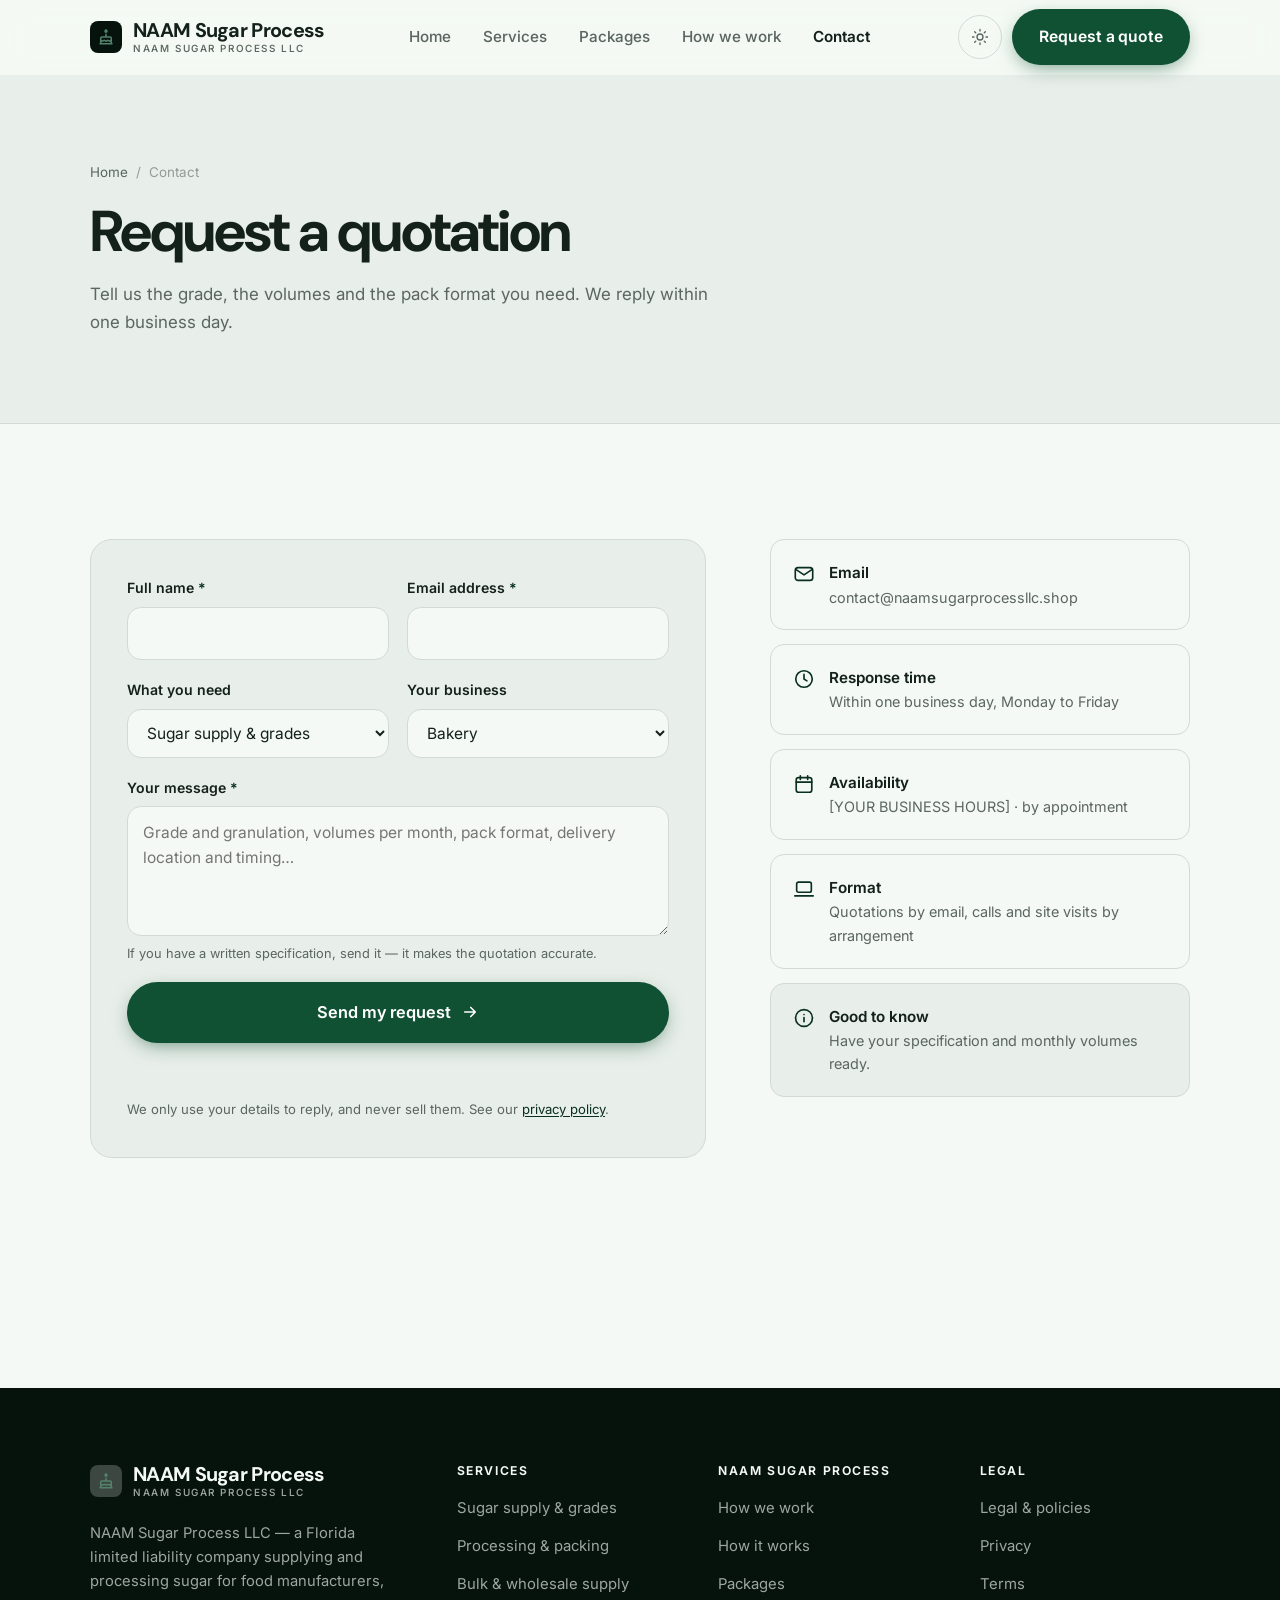
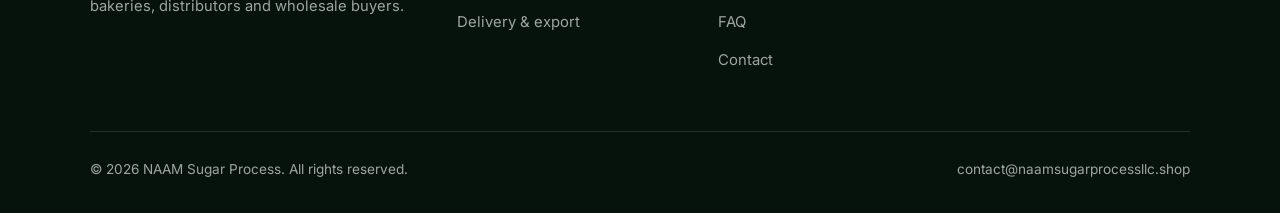
<file: contact.html>
<!DOCTYPE html>
<html lang="en" class="no-js">
<head>
<meta charset="utf-8">
<meta name="viewport" content="width=device-width, initial-scale=1">
<title>Contact — NAAM Sugar Process</title>
<meta name="description" content="Contact NAAM Sugar Process LLC for a quotation. We reply within one business day.">
<link rel="canonical" href="https://naamsugarprocessllc.shop/contact.html">

<meta property="og:type" content="website">
<meta property="og:url" content="https://naamsugarprocessllc.shop/contact.html">
<meta property="og:site_name" content="NAAM Sugar Process">
<meta property="og:locale" content="en_US">
<meta property="og:title" content="Contact — NAAM Sugar Process">
<meta property="og:description" content="Contact NAAM Sugar Process LLC for a quotation. We reply within one business day.">
<meta name="theme-color" content="#06130c">

<link rel="icon" href="assets/img/favicon.svg" type="image/svg+xml">
<link rel="preconnect" href="https://fonts.googleapis.com">
<link rel="preconnect" href="https://fonts.gstatic.com" crossorigin>
<link rel="stylesheet" href="https://fonts.googleapis.com/css2?family=DM+Sans:wght@400..700&family=Inter:wght@400..700&display=swap">
<link rel="stylesheet" href="assets/css/style.css">

<!-- Thème appliqué avant le premier rendu (évite le flash) -->
<script>
document.documentElement.classList.remove('no-js');
(function(){try{var t=localStorage.getItem('site-theme');if(t){document.documentElement.setAttribute('data-theme',t);}}catch(e){}})();
</script>
</head>

<body>
<a class="skip-link" href="#main">Skip to main content</a>

<header class="site-header">
  <nav class="wrap nav" aria-label="Main navigation">
    <a class="brand" href="index.html">
      <svg class="brand__mark" viewBox="0 0 64 64" aria-hidden="true">
        <rect class="bm-bg" width="64" height="64" rx="16"/>
        <g class="bm-ic" transform="translate(14 14) scale(1.5)" fill="none" stroke-width="2.1" stroke-linecap="round" stroke-linejoin="round"><path d="M4 21h16M5 21v-7.5A1.5 1.5 0 0 1 6.5 12h11a1.5 1.5 0 0 1 1.5 1.5V21M5 16.5c1.2 0 1.2 1 2.3 1s1.2-1 2.3-1 1.2 1 2.4 1 1.2-1 2.3-1 1.2 1 2.4 1 1.1-1 2.3-1M12 12V8.5"/><path d="M12 5.5c.8 0 1.3-.6 1.3-1.3S12 2.5 12 2.5s-1.3 1-1.3 1.7.5 1.3 1.3 1.3z"/></g>
      </svg>
      <span>NAAM Sugar Process<span class="brand__sub">NAAM Sugar Process LLC</span></span>
    </a>

    <ul class="nav__links" id="nav-links">
      <li><a href="index.html">Home</a></li>
      <li><a href="programs.html">Services</a></li>
      <li><a href="index.html#pricing">Packages</a></li>
      <li><a href="about.html">How we work</a></li>
      <li><a href="contact.html" aria-current="page">Contact</a></li>
      <li><a class="btn btn--primary" href="contact.html">Request a quote</a></li>
    </ul>

    <div class="nav__cta">
      <button class="theme-toggle" type="button" aria-label="Switch to dark theme">
        <svg class="icon-sun" viewBox="0 0 24 24" fill="none" stroke="currentColor" stroke-width="1.8" stroke-linecap="round" aria-hidden="true"><circle cx="12" cy="12" r="4"/><path d="M12 2v2m0 16v2M2 12h2m16 0h2M4.9 4.9l1.4 1.4m11.4 11.4 1.4 1.4M19.1 4.9l-1.4 1.4M6.3 17.7l-1.4 1.4"/></svg>
        <svg class="icon-moon" viewBox="0 0 24 24" fill="none" stroke="currentColor" stroke-width="1.8" stroke-linecap="round" stroke-linejoin="round" aria-hidden="true"><path d="M21 12.8A9 9 0 1 1 11.2 3a7 7 0 0 0 9.8 9.8z"/></svg>
      </button>
      <a class="btn btn--primary" href="contact.html">Request a quote</a>
      <button class="nav__toggle" type="button" aria-expanded="false" aria-controls="nav-links" aria-label="Open menu">
        <svg class="icon-open" viewBox="0 0 24 24" fill="none" stroke="currentColor" stroke-width="2" stroke-linecap="round" aria-hidden="true"><path d="M3 6h18M3 12h18M3 18h18"/></svg>
        <svg class="icon-close" viewBox="0 0 24 24" fill="none" stroke="currentColor" stroke-width="2" stroke-linecap="round" aria-hidden="true"><path d="M6 6l12 12M18 6L6 18"/></svg>
      </button>
    </div>
  </nav>
</header>

<main id="main">

<section class="page-head">
  <div class="wrap">
    <nav class="breadcrumb" aria-label="Breadcrumb">
      <a href="index.html">Home</a><span>/</span><span aria-current="page">Contact</span>
    </nav>
    <h1>Request a quotation</h1>
    <p>Tell us the grade, the volumes and the pack format you need. We reply within one business day.</p>
  </div>
</section>

<section class="section wrap">
  <div class="form-layout">

    <!--
      FORM: the action attribute holds a placeholder id. Create a free form at
      https://formspree.io and replace VOTRE_ID_FORMSPREE. Until then, the button
      opens the visitor's email app with a pre-filled message to contact@naamsugarprocessllc.shop.
    -->
    <form class="form" id="contact-form" action="https://formspree.io/f/VOTRE_ID_FORMSPREE" method="POST"
          data-email="contact@naamsugarprocessllc.shop" data-subject="Quotation request"
          data-msg-mail="Your email app will open with the message ready to send." data-msg-sending="Sending…"
          data-msg-ok="Thanks! Your message is on its way. We reply within one business day." data-msg-err="Sending failed. Please email us directly at">
      <div class="form__row">
        <div class="field">
          <label for="nom">Full name <span class="req" aria-hidden="true">*</span></label>
          <input type="text" id="nom" name="nom" autocomplete="name" required>
        </div>
        <div class="field">
          <label for="email">Email address <span class="req" aria-hidden="true">*</span></label>
          <input type="email" id="email" name="email" autocomplete="email" required>
        </div>
      </div>

      <div class="form__row">
        <div class="field">
          <label for="programme">What you need</label>
          <select id="programme" name="programme">
            <option>Sugar supply &amp; grades</option>
            <option>Processing &amp; packing</option>
            <option>Bulk &amp; wholesale supply</option>
            <option>Delivery &amp; export</option>
            <option>Not sure yet</option>
          </select>
        </div>
        <div class="field">
          <label for="niveau">Your business</label>
          <select id="niveau" name="niveau">
            <option>Bakery</option>
            <option>Food manufacturer</option>
            <option>Distributor or wholesaler</option>
            <option>Export buyer</option>
          </select>
        </div>
      </div>

      <div class="field">
        <label for="message">Your message <span class="req" aria-hidden="true">*</span></label>
        <textarea id="message" name="message" required placeholder="Grade and granulation, volumes per month, pack format, delivery location and timing…"></textarea>
        <span class="field__hint">If you have a written specification, send it — it makes the quotation accurate.</span>
      </div>

      <!-- Bot trap: hidden from humans -->
      <div class="visually-hidden" aria-hidden="true">
        <label for="site-web">Leave this field empty</label>
        <input type="text" id="site-web" name="_gotcha" tabindex="-1" autocomplete="off">
      </div>

      <button class="btn btn--primary btn--lg" type="submit">Send my request <svg viewBox="0 0 24 24" fill="none" stroke="currentColor" stroke-width="2.2" stroke-linecap="round" stroke-linejoin="round" aria-hidden="true"><path d="M5 12h14M13 6l6 6-6 6"/></svg></button>

      <p id="form-status" class="form__status" role="status" aria-live="polite"></p>

      <p class="form__note">
        We only use your details to reply, and never sell them. See our <a href="legal.html#privacy">privacy policy</a>.
      </p>
    </form>

    <aside class="contact-aside">
      <div class="contact-card">
        <svg viewBox="0 0 24 24" fill="none" stroke="currentColor" stroke-width="1.8" stroke-linecap="round" stroke-linejoin="round" aria-hidden="true"><rect x="2.5" y="5" width="19" height="14" rx="3"/><path d="M3 7l9 6 9-6"/></svg>
        <div><b>Email</b><a href="mailto:contact@naamsugarprocessllc.shop">contact@naamsugarprocessllc.shop</a></div>
      </div>
      <div class="contact-card">
        <svg viewBox="0 0 24 24" fill="none" stroke="currentColor" stroke-width="1.8" stroke-linecap="round" stroke-linejoin="round" aria-hidden="true"><circle cx="12" cy="12" r="9"/><path d="M12 7v5l3.2 2"/></svg>
        <div><b>Response time</b><span>Within one business day, Monday to Friday</span></div>
      </div>
      <div class="contact-card">
        <svg viewBox="0 0 24 24" fill="none" stroke="currentColor" stroke-width="1.8" stroke-linecap="round" stroke-linejoin="round" aria-hidden="true"><rect x="3.5" y="5" width="17" height="16" rx="2.5"/><path d="M8 3v4M16 3v4M3.5 10h17"/></svg>
        <div><b>Availability</b><span>[YOUR BUSINESS HOURS] · by appointment</span></div>
      </div>
      <div class="contact-card">
        <svg viewBox="0 0 24 24" fill="none" stroke="currentColor" stroke-width="1.8" stroke-linecap="round" stroke-linejoin="round" aria-hidden="true"><rect x="4" y="4.5" width="16" height="11" rx="2"/><path d="M2 19.5h20"/></svg>
        <div><b>Format</b><span>Quotations by email, calls and site visits by arrangement</span></div>
      </div>
      <div class="contact-card contact-card--soft">
        <svg viewBox="0 0 24 24" fill="none" stroke="currentColor" stroke-width="1.8" stroke-linecap="round" stroke-linejoin="round" aria-hidden="true"><circle cx="12" cy="12" r="9.2"/><path d="M12 16v-4.5M12 8.2v.1"/></svg>
        <div><b>Good to know</b><span>Have your specification and monthly volumes ready.</span></div>
      </div>
    </aside>

  </div>
</section>

</main>

<footer class="site-footer">
  <div class="wrap">
    <div class="footer__grid">
      <div class="footer__brand">
        <a class="brand" href="index.html">
          <svg class="brand__mark" viewBox="0 0 64 64" aria-hidden="true">
        <rect class="bm-bg" width="64" height="64" rx="16"/>
        <g class="bm-ic" transform="translate(14 14) scale(1.5)" fill="none" stroke-width="2.1" stroke-linecap="round" stroke-linejoin="round"><path d="M4 21h16M5 21v-7.5A1.5 1.5 0 0 1 6.5 12h11a1.5 1.5 0 0 1 1.5 1.5V21M5 16.5c1.2 0 1.2 1 2.3 1s1.2-1 2.3-1 1.2 1 2.4 1 1.2-1 2.3-1 1.2 1 2.4 1 1.1-1 2.3-1M12 12V8.5"/><path d="M12 5.5c.8 0 1.3-.6 1.3-1.3S12 2.5 12 2.5s-1.3 1-1.3 1.7.5 1.3 1.3 1.3z"/></g>
      </svg>
          <span>NAAM Sugar Process<span class="brand__sub">NAAM Sugar Process LLC</span></span>
        </a>
        <p>NAAM Sugar Process LLC — a Florida limited liability company supplying and processing sugar for food manufacturers, bakeries, distributors and wholesale buyers.</p>
      </div>

      <div class="footer__col">
        <h4>Services</h4>
        <ul>
          <li><a href="programs.html#supply">Sugar supply &amp; grades</a></li>
          <li><a href="programs.html#processing">Processing &amp; packing</a></li>
          <li><a href="programs.html#wholesale">Bulk &amp; wholesale supply</a></li>
          <li><a href="programs.html#logistics">Delivery &amp; export</a></li>
        </ul>
      </div>

      <div class="footer__col">
        <h4>NAAM Sugar Process</h4>
        <ul>
          <li><a href="about.html">How we work</a></li>
          <li><a href="index.html#how-it-works">How it works</a></li>
          <li><a href="index.html#pricing">Packages</a></li>
          <li><a href="index.html#faq">FAQ</a></li>
          <li><a href="contact.html">Contact</a></li>
        </ul>
      </div>

      <div class="footer__col">
        <h4>Legal</h4>
        <ul>
          <li><a href="legal.html">Legal &amp; policies</a></li>
          <li><a href="legal.html#privacy">Privacy</a></li>
          <li><a href="legal.html#terms">Terms</a></li>
        </ul>
      </div>
    </div>

    <div class="footer__bottom">
      <p>© <span data-year>2026</span> NAAM Sugar Process. All rights reserved.</p>
      <p><a href="mailto:contact@naamsugarprocessllc.shop">contact@naamsugarprocessllc.shop</a></p>
    </div>
  </div>
</footer>

<script src="assets/js/main.js" defer></script>
</body>
</html>
</file>
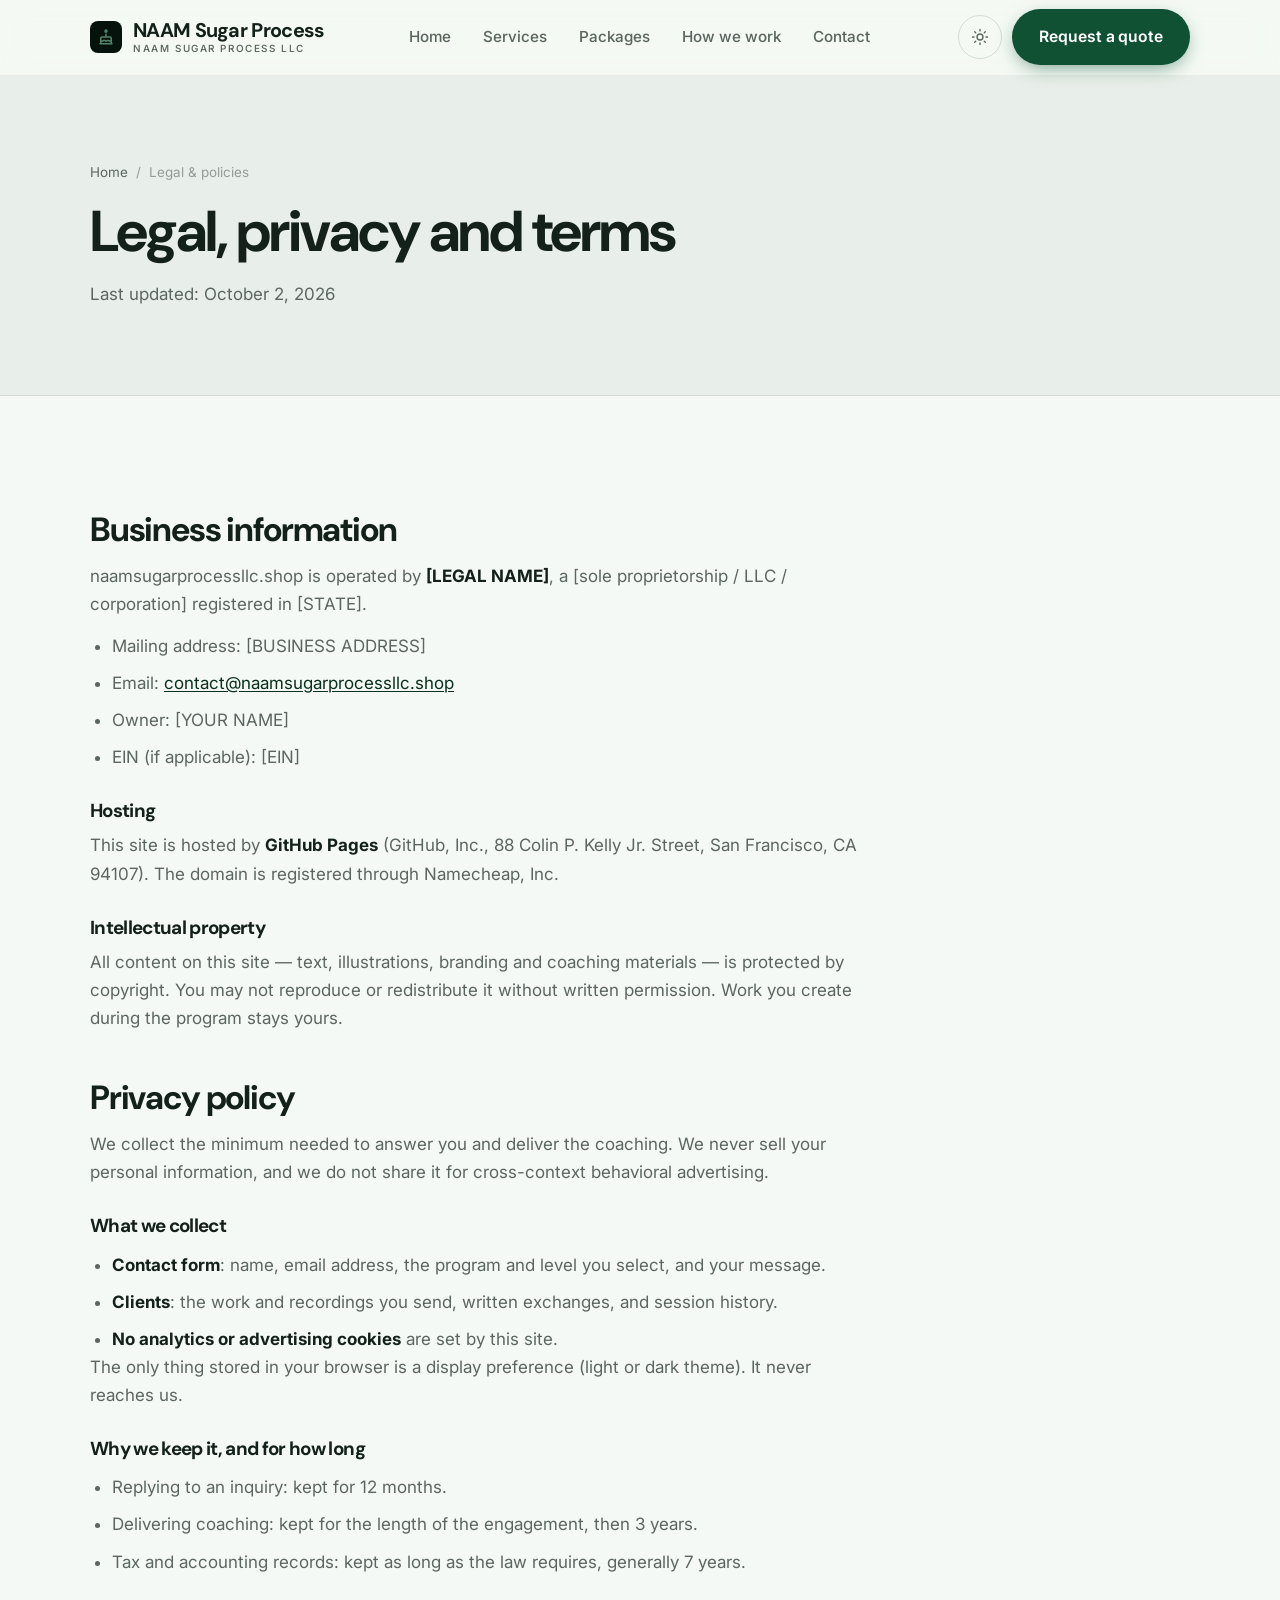
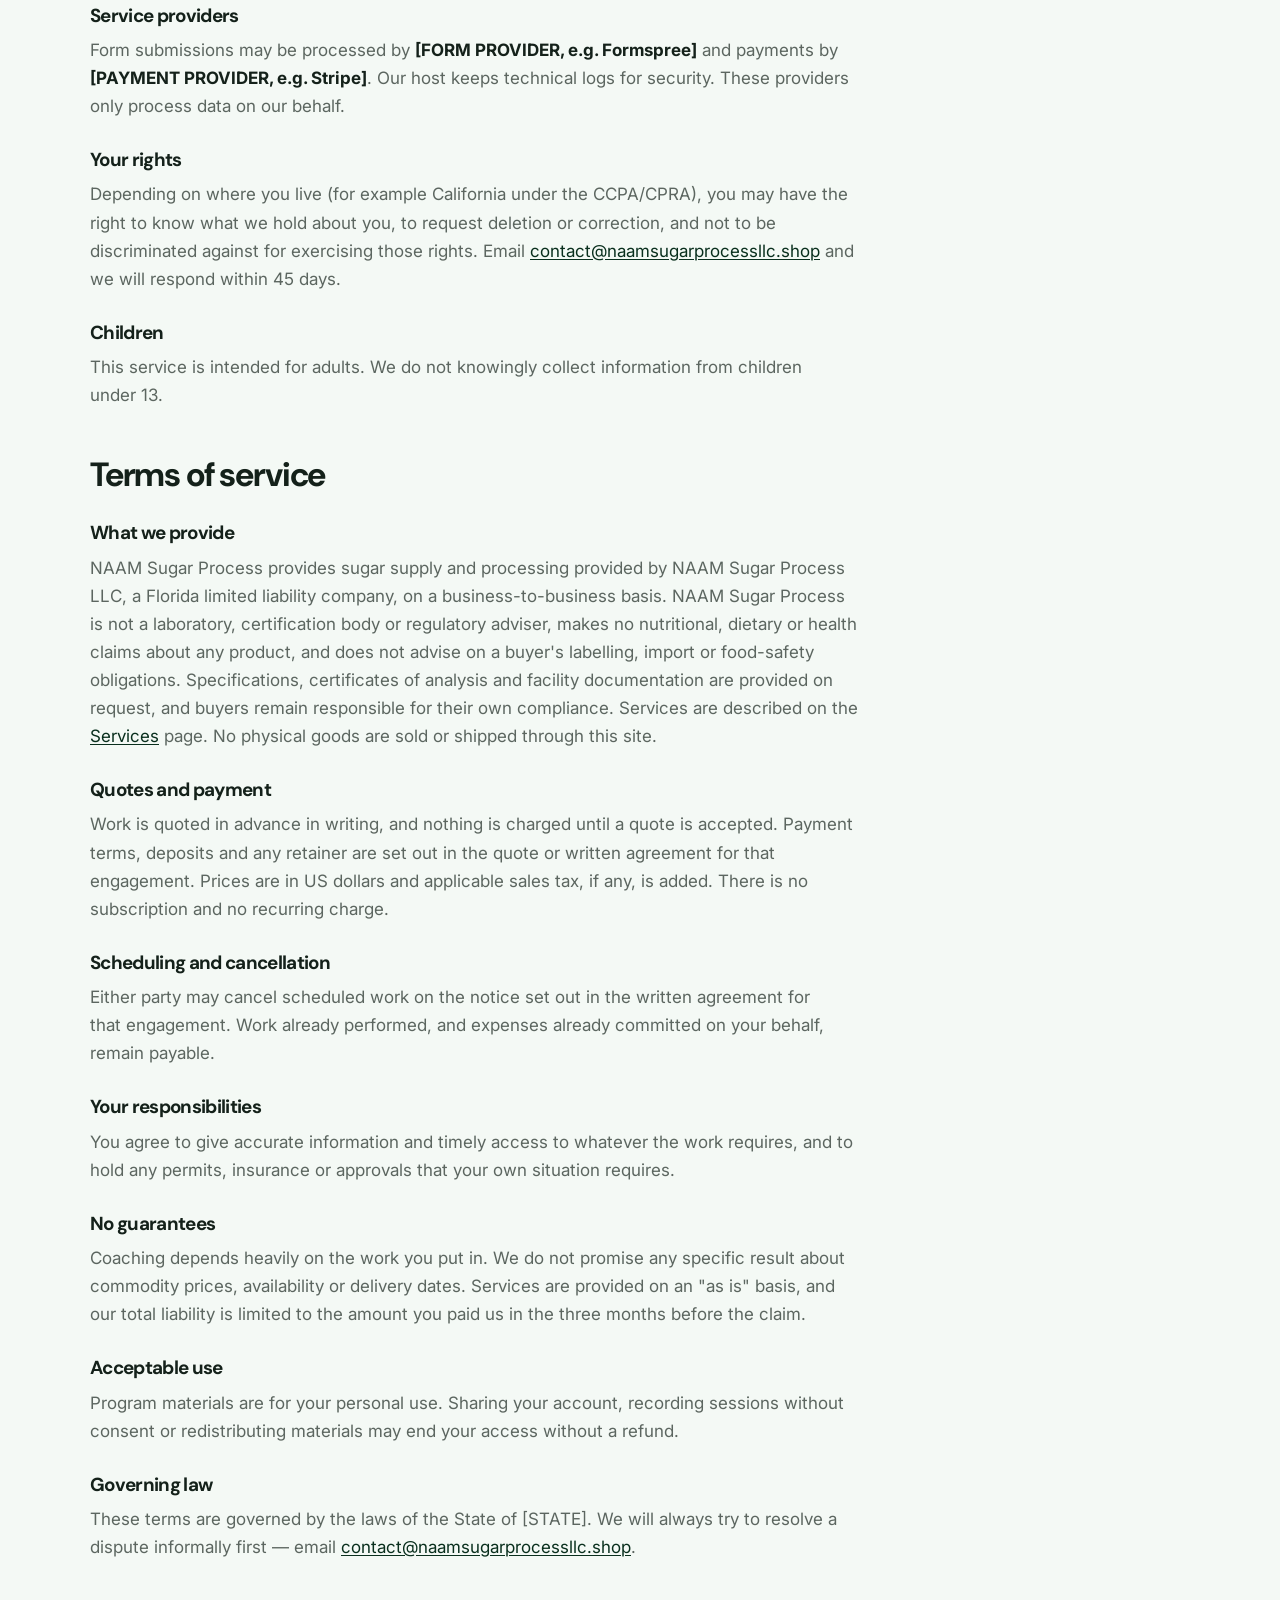
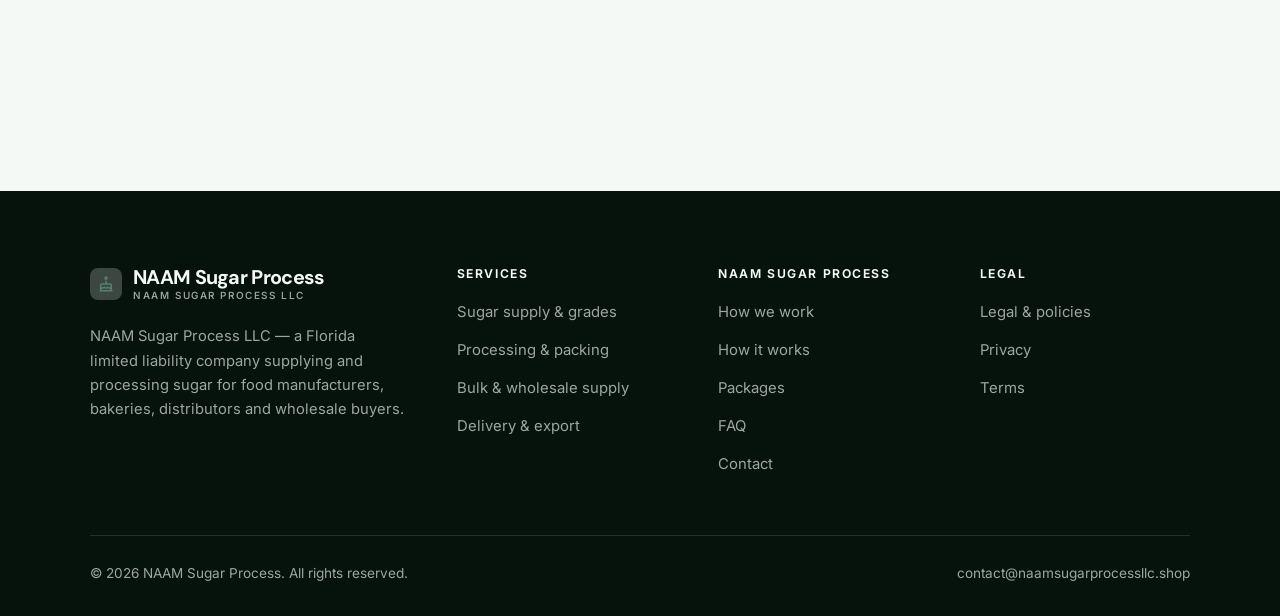
<file: legal.html>
<!DOCTYPE html>
<html lang="en" class="no-js">
<head>
<meta charset="utf-8">
<meta name="viewport" content="width=device-width, initial-scale=1">
<title>Legal, privacy and terms — NAAM Sugar Process</title>
<meta name="description" content="Business information, privacy policy and terms of service for NAAM Sugar Process.">
<meta name="robots" content="noindex">

<meta property="og:type" content="website">
<meta property="og:url" content="https://naamsugarprocessllc.shop/legal.html">
<meta property="og:site_name" content="NAAM Sugar Process">
<meta property="og:locale" content="en_US">
<meta property="og:title" content="Legal, privacy and terms — NAAM Sugar Process">
<meta property="og:description" content="Business information, privacy policy and terms of service for NAAM Sugar Process.">
<meta name="theme-color" content="#06130c">

<link rel="icon" href="assets/img/favicon.svg" type="image/svg+xml">
<link rel="preconnect" href="https://fonts.googleapis.com">
<link rel="preconnect" href="https://fonts.gstatic.com" crossorigin>
<link rel="stylesheet" href="https://fonts.googleapis.com/css2?family=DM+Sans:wght@400..700&family=Inter:wght@400..700&display=swap">
<link rel="stylesheet" href="assets/css/style.css">

<!-- Thème appliqué avant le premier rendu (évite le flash) -->
<script>
document.documentElement.classList.remove('no-js');
(function(){try{var t=localStorage.getItem('site-theme');if(t){document.documentElement.setAttribute('data-theme',t);}}catch(e){}})();
</script>
</head>

<body>
<a class="skip-link" href="#main">Skip to main content</a>

<header class="site-header">
  <nav class="wrap nav" aria-label="Main navigation">
    <a class="brand" href="index.html">
      <svg class="brand__mark" viewBox="0 0 64 64" aria-hidden="true">
        <rect class="bm-bg" width="64" height="64" rx="16"/>
        <g class="bm-ic" transform="translate(14 14) scale(1.5)" fill="none" stroke-width="2.1" stroke-linecap="round" stroke-linejoin="round"><path d="M4 21h16M5 21v-7.5A1.5 1.5 0 0 1 6.5 12h11a1.5 1.5 0 0 1 1.5 1.5V21M5 16.5c1.2 0 1.2 1 2.3 1s1.2-1 2.3-1 1.2 1 2.4 1 1.2-1 2.3-1 1.2 1 2.4 1 1.1-1 2.3-1M12 12V8.5"/><path d="M12 5.5c.8 0 1.3-.6 1.3-1.3S12 2.5 12 2.5s-1.3 1-1.3 1.7.5 1.3 1.3 1.3z"/></g>
      </svg>
      <span>NAAM Sugar Process<span class="brand__sub">NAAM Sugar Process LLC</span></span>
    </a>

    <ul class="nav__links" id="nav-links">
      <li><a href="index.html">Home</a></li>
      <li><a href="programs.html">Services</a></li>
      <li><a href="index.html#pricing">Packages</a></li>
      <li><a href="about.html">How we work</a></li>
      <li><a href="contact.html">Contact</a></li>
      <li><a class="btn btn--primary" href="contact.html">Request a quote</a></li>
    </ul>

    <div class="nav__cta">
      <button class="theme-toggle" type="button" aria-label="Switch to dark theme">
        <svg class="icon-sun" viewBox="0 0 24 24" fill="none" stroke="currentColor" stroke-width="1.8" stroke-linecap="round" aria-hidden="true"><circle cx="12" cy="12" r="4"/><path d="M12 2v2m0 16v2M2 12h2m16 0h2M4.9 4.9l1.4 1.4m11.4 11.4 1.4 1.4M19.1 4.9l-1.4 1.4M6.3 17.7l-1.4 1.4"/></svg>
        <svg class="icon-moon" viewBox="0 0 24 24" fill="none" stroke="currentColor" stroke-width="1.8" stroke-linecap="round" stroke-linejoin="round" aria-hidden="true"><path d="M21 12.8A9 9 0 1 1 11.2 3a7 7 0 0 0 9.8 9.8z"/></svg>
      </button>
      <a class="btn btn--primary" href="contact.html">Request a quote</a>
      <button class="nav__toggle" type="button" aria-expanded="false" aria-controls="nav-links" aria-label="Open menu">
        <svg class="icon-open" viewBox="0 0 24 24" fill="none" stroke="currentColor" stroke-width="2" stroke-linecap="round" aria-hidden="true"><path d="M3 6h18M3 12h18M3 18h18"/></svg>
        <svg class="icon-close" viewBox="0 0 24 24" fill="none" stroke="currentColor" stroke-width="2" stroke-linecap="round" aria-hidden="true"><path d="M6 6l12 12M18 6L6 18"/></svg>
      </button>
    </div>
  </nav>
</header>

<main id="main">

<section class="page-head">
  <div class="wrap">
    <nav class="breadcrumb" aria-label="Breadcrumb">
      <a href="index.html">Home</a><span>/</span><span aria-current="page">Legal &amp; policies</span>
    </nav>
    <h1>Legal, privacy and terms</h1>
    <p>Last updated: <time datetime="2026-10-02">October 2, 2026</time></p>
  </div>
</section>

<section class="section wrap">
  <div class="prose">

    <!--
      TO DO: this is a skeleton, not legal advice. Replace every [BRACKET] with
      your real details before selling, and have a lawyer review it if you can.
      Consumer protection rules differ by state.
    -->

    <h2 id="business">Business information</h2>
    <p>
      naamsugarprocessllc.shop is operated by <strong>[LEGAL NAME]</strong>, a [sole proprietorship / LLC / corporation]
      registered in [STATE].
    </p>
    <ul>
      <li>Mailing address: [BUSINESS ADDRESS]</li>
      <li>Email: <a href="mailto:contact@naamsugarprocessllc.shop">contact@naamsugarprocessllc.shop</a></li>
      <li>Owner: [YOUR NAME]</li>
      <li>EIN (if applicable): [EIN]</li>
    </ul>

    <h3>Hosting</h3>
    <p>
      This site is hosted by <strong>GitHub Pages</strong> (GitHub, Inc., 88 Colin P. Kelly Jr. Street,
      San Francisco, CA 94107). The domain is registered through Namecheap, Inc.
    </p>

    <h3>Intellectual property</h3>
    <p>
      All content on this site — text, illustrations, branding and coaching materials — is protected by
      copyright. You may not reproduce or redistribute it without written permission. Work you create during
      the program stays yours.
    </p>

    <h2 id="privacy">Privacy policy</h2>
    <p>
      We collect the minimum needed to answer you and deliver the coaching. We never sell your personal
      information, and we do not share it for cross-context behavioral advertising.
    </p>
    <h3>What we collect</h3>
    <ul>
      <li><strong>Contact form</strong>: name, email address, the program and level you select, and your message.</li>
      <li><strong>Clients</strong>: the work and recordings you send, written exchanges, and session history.</li>
      <li><strong>No analytics or advertising cookies</strong> are set by this site.</li>
    </ul>
    <p>
      The only thing stored in your browser is a display preference (light or dark theme). It never reaches us.
    </p>
    <h3>Why we keep it, and for how long</h3>
    <ul>
      <li>Replying to an inquiry: kept for 12 months.</li>
      <li>Delivering coaching: kept for the length of the engagement, then 3 years.</li>
      <li>Tax and accounting records: kept as long as the law requires, generally 7 years.</li>
    </ul>
    <h3>Service providers</h3>
    <p>
      Form submissions may be processed by <strong>[FORM PROVIDER, e.g. Formspree]</strong> and payments by
      <strong>[PAYMENT PROVIDER, e.g. Stripe]</strong>. Our host keeps technical logs for security. These
      providers only process data on our behalf.
    </p>
    <h3>Your rights</h3>
    <p>
      Depending on where you live (for example California under the CCPA/CPRA), you may have the right to
      know what we hold about you, to request deletion or correction, and not to be discriminated against for
      exercising those rights. Email <a href="mailto:contact@naamsugarprocessllc.shop">contact@naamsugarprocessllc.shop</a> and we will respond within 45 days.
    </p>
    <h3>Children</h3>
    <p>
      This service is intended for adults. We do not knowingly collect information from children under 13.
    </p>

    <h2 id="terms">Terms of service</h2>
    <h3>What we provide</h3>
    <p>
      NAAM Sugar Process provides sugar supply and processing provided by NAAM Sugar Process LLC, a Florida limited liability company, on a business-to-business basis. NAAM Sugar Process is not a laboratory, certification body or regulatory adviser, makes no nutritional, dietary or health claims about any product, and does not advise on a buyer's labelling, import or food-safety obligations. Specifications, certificates of analysis and facility documentation are provided on request, and buyers remain responsible for their own compliance. Services are described on the
      <a href="programs.html">Services</a> page. No physical goods are sold or shipped through this site.
    </p>
    <h3>Quotes and payment</h3>
    <p>
      Work is quoted in advance in writing, and nothing is charged until a quote is accepted. Payment terms,
      deposits and any retainer are set out in the quote or written agreement for that engagement. Prices are in
      US dollars and applicable sales tax, if any, is added. There is no subscription and no recurring charge.
    </p>
    <h3>Scheduling and cancellation</h3>
    <p>
      Either party may cancel scheduled work on the notice set out in the written agreement for that engagement.
      Work already performed, and expenses already committed on your behalf, remain payable.
    </p>
    <h3>Your responsibilities</h3>
    <p>
      You agree to give accurate information and timely access to whatever the work requires, and to hold any
      permits, insurance or approvals that your own situation requires.
    </p>

    <h3>No guarantees</h3>
    <p>
      Coaching depends heavily on the work you put in. We do not promise any specific result
      about commodity prices, availability or delivery dates. Services are provided on an "as is" basis, and our total
      liability is limited to the amount you paid us in the three months before the claim.
    </p>
    <h3>Acceptable use</h3>
    <p>
      Program materials are for your personal use. Sharing your account, recording sessions without consent
      or redistributing materials may end your access without a refund.
    </p>
    <h3>Governing law</h3>
    <p>
      These terms are governed by the laws of the State of [STATE]. We will always try to resolve a dispute
      informally first — email <a href="mailto:contact@naamsugarprocessllc.shop">contact@naamsugarprocessllc.shop</a>.
    </p>

  </div>
</section>

</main>

<footer class="site-footer">
  <div class="wrap">
    <div class="footer__grid">
      <div class="footer__brand">
        <a class="brand" href="index.html">
          <svg class="brand__mark" viewBox="0 0 64 64" aria-hidden="true">
        <rect class="bm-bg" width="64" height="64" rx="16"/>
        <g class="bm-ic" transform="translate(14 14) scale(1.5)" fill="none" stroke-width="2.1" stroke-linecap="round" stroke-linejoin="round"><path d="M4 21h16M5 21v-7.5A1.5 1.5 0 0 1 6.5 12h11a1.5 1.5 0 0 1 1.5 1.5V21M5 16.5c1.2 0 1.2 1 2.3 1s1.2-1 2.3-1 1.2 1 2.4 1 1.2-1 2.3-1 1.2 1 2.4 1 1.1-1 2.3-1M12 12V8.5"/><path d="M12 5.5c.8 0 1.3-.6 1.3-1.3S12 2.5 12 2.5s-1.3 1-1.3 1.7.5 1.3 1.3 1.3z"/></g>
      </svg>
          <span>NAAM Sugar Process<span class="brand__sub">NAAM Sugar Process LLC</span></span>
        </a>
        <p>NAAM Sugar Process LLC — a Florida limited liability company supplying and processing sugar for food manufacturers, bakeries, distributors and wholesale buyers.</p>
      </div>

      <div class="footer__col">
        <h4>Services</h4>
        <ul>
          <li><a href="programs.html#supply">Sugar supply &amp; grades</a></li>
          <li><a href="programs.html#processing">Processing &amp; packing</a></li>
          <li><a href="programs.html#wholesale">Bulk &amp; wholesale supply</a></li>
          <li><a href="programs.html#logistics">Delivery &amp; export</a></li>
        </ul>
      </div>

      <div class="footer__col">
        <h4>NAAM Sugar Process</h4>
        <ul>
          <li><a href="about.html">How we work</a></li>
          <li><a href="index.html#how-it-works">How it works</a></li>
          <li><a href="index.html#pricing">Packages</a></li>
          <li><a href="index.html#faq">FAQ</a></li>
          <li><a href="contact.html">Contact</a></li>
        </ul>
      </div>

      <div class="footer__col">
        <h4>Legal</h4>
        <ul>
          <li><a href="legal.html">Legal &amp; policies</a></li>
          <li><a href="legal.html#privacy">Privacy</a></li>
          <li><a href="legal.html#terms">Terms</a></li>
        </ul>
      </div>
    </div>

    <div class="footer__bottom">
      <p>© <span data-year>2026</span> NAAM Sugar Process. All rights reserved.</p>
      <p><a href="mailto:contact@naamsugarprocessllc.shop">contact@naamsugarprocessllc.shop</a></p>
    </div>
  </div>
</footer>

<script src="assets/js/main.js" defer></script>
</body>
</html>
</file>
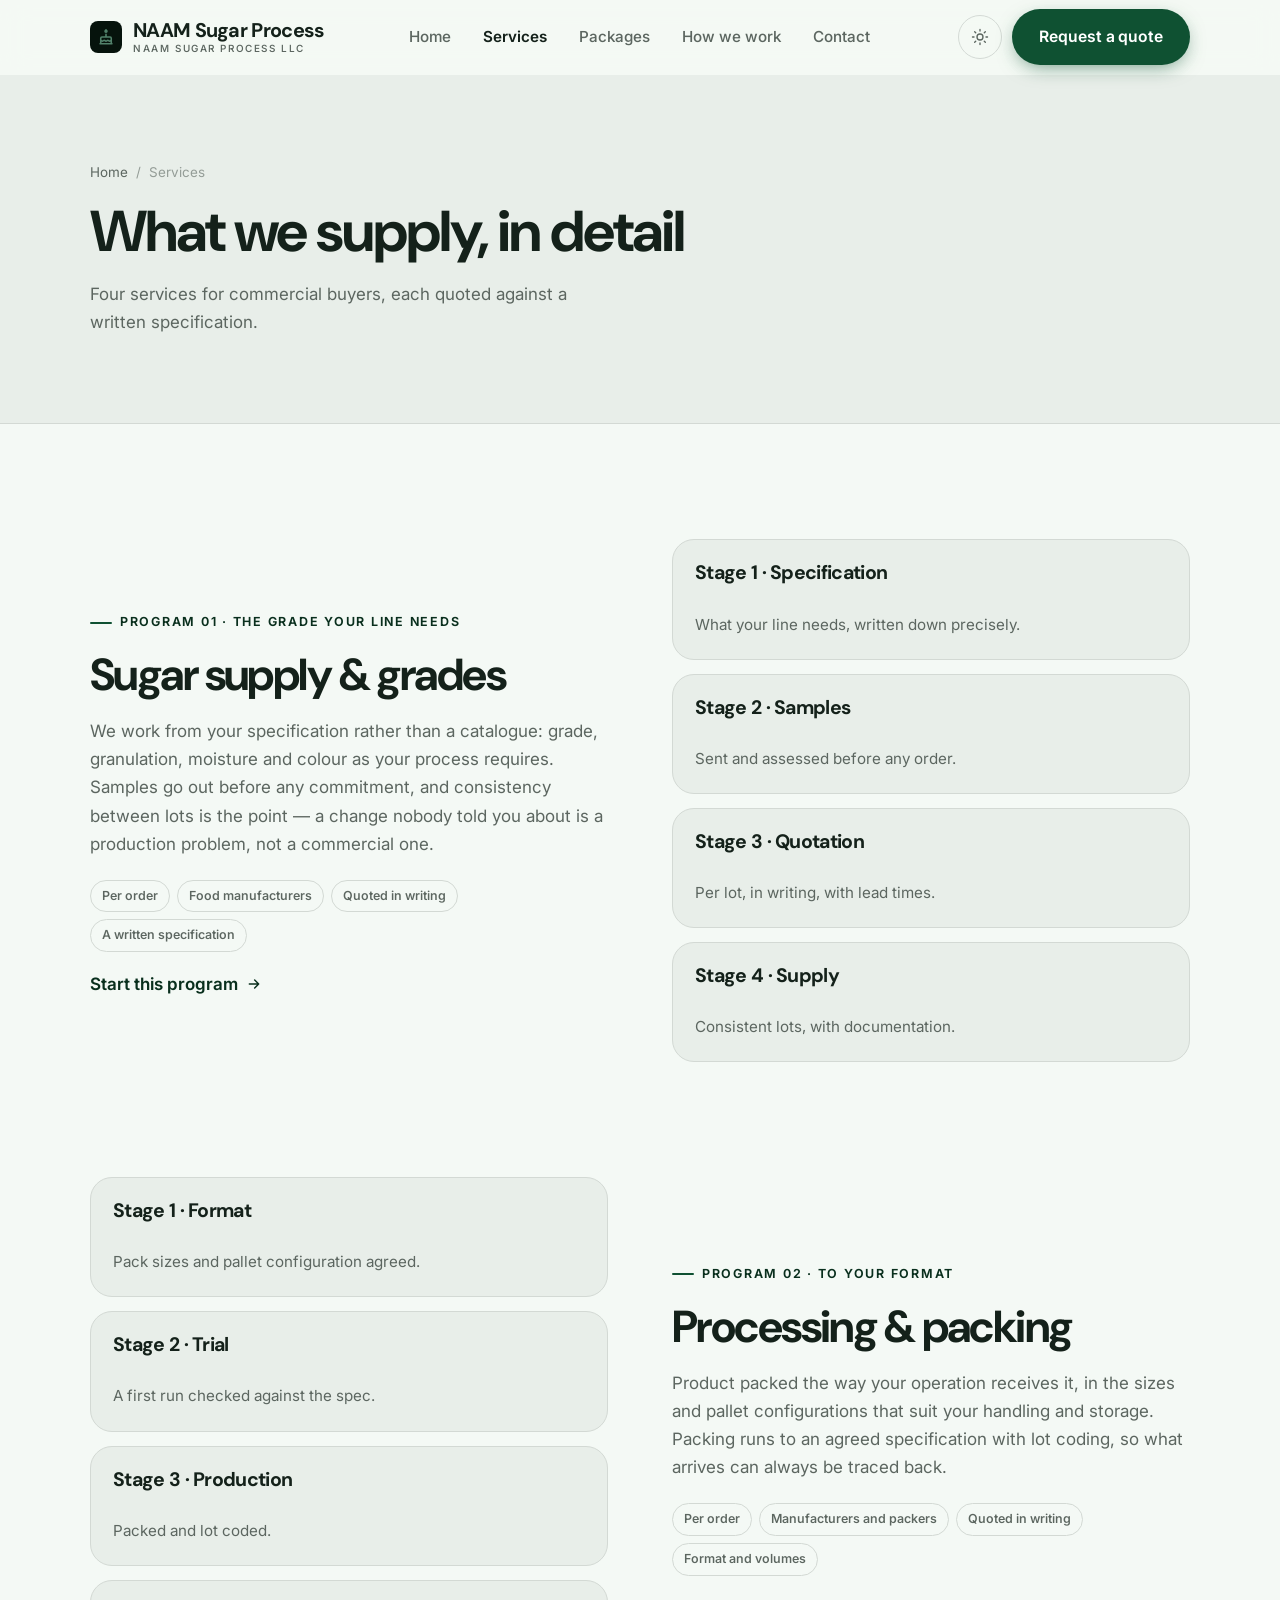
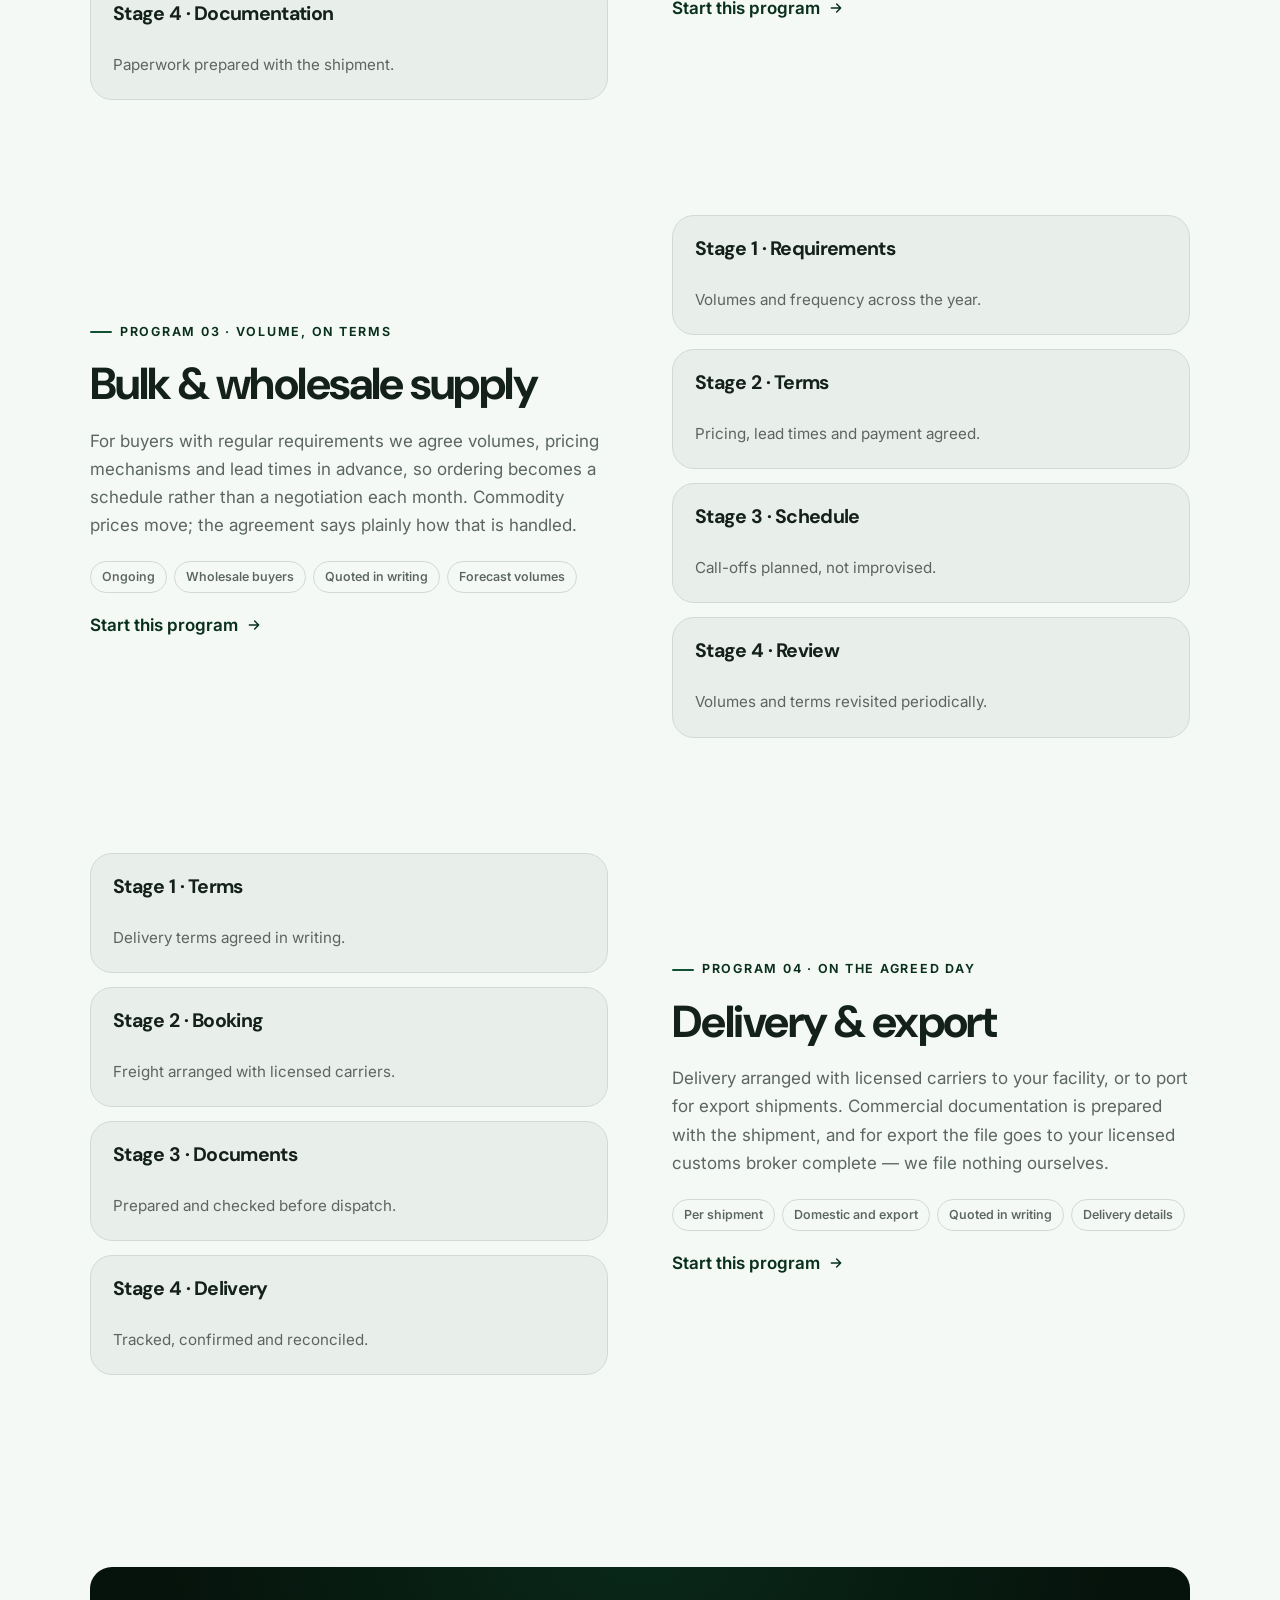
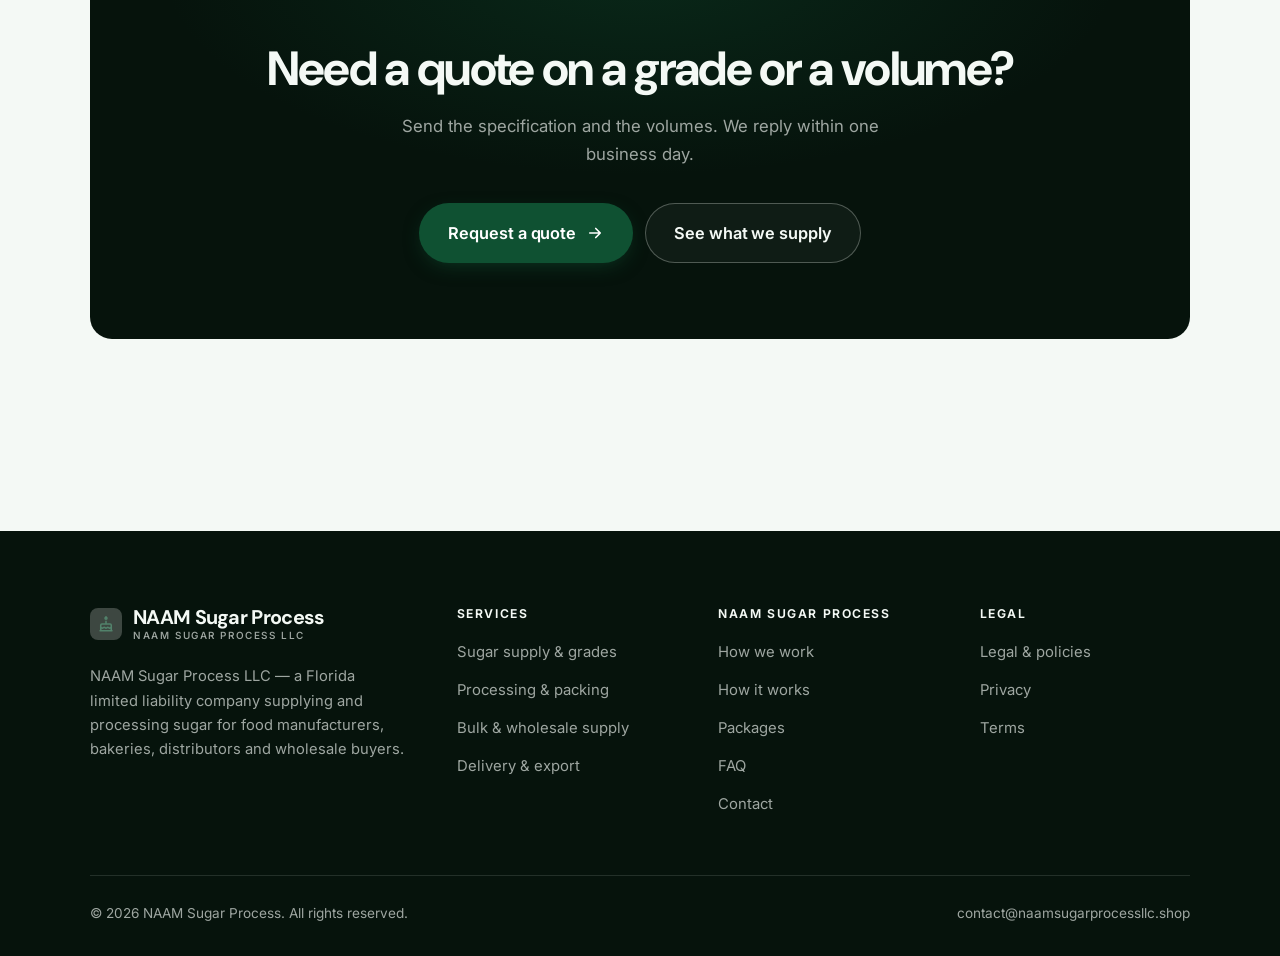
<file: programs.html>
<!DOCTYPE html>
<html lang="en" class="no-js">
<head>
<meta charset="utf-8">
<meta name="viewport" content="width=device-width, initial-scale=1">
<title>Services — NAAM Sugar Process</title>
<meta name="description" content="Services of NAAM Sugar Process LLC: sugar supply and grades, processing and packing, bulk and wholesale supply, delivery and export.">
<link rel="canonical" href="https://naamsugarprocessllc.shop/programs.html">

<meta property="og:type" content="website">
<meta property="og:url" content="https://naamsugarprocessllc.shop/programs.html">
<meta property="og:site_name" content="NAAM Sugar Process">
<meta property="og:locale" content="en_US">
<meta property="og:title" content="Services — NAAM Sugar Process">
<meta property="og:description" content="Services of NAAM Sugar Process LLC: sugar supply and grades, processing and packing, bulk and wholesale supply, delivery and export.">
<meta name="theme-color" content="#06130c">

<link rel="icon" href="assets/img/favicon.svg" type="image/svg+xml">
<link rel="preconnect" href="https://fonts.googleapis.com">
<link rel="preconnect" href="https://fonts.gstatic.com" crossorigin>
<link rel="stylesheet" href="https://fonts.googleapis.com/css2?family=DM+Sans:wght@400..700&family=Inter:wght@400..700&display=swap">
<link rel="stylesheet" href="assets/css/style.css">

<!-- Thème appliqué avant le premier rendu (évite le flash) -->
<script>
document.documentElement.classList.remove('no-js');
(function(){try{var t=localStorage.getItem('site-theme');if(t){document.documentElement.setAttribute('data-theme',t);}}catch(e){}})();
</script>
</head>

<body>
<a class="skip-link" href="#main">Skip to main content</a>

<header class="site-header">
  <nav class="wrap nav" aria-label="Main navigation">
    <a class="brand" href="index.html">
      <svg class="brand__mark" viewBox="0 0 64 64" aria-hidden="true">
        <rect class="bm-bg" width="64" height="64" rx="16"/>
        <g class="bm-ic" transform="translate(14 14) scale(1.5)" fill="none" stroke-width="2.1" stroke-linecap="round" stroke-linejoin="round"><path d="M4 21h16M5 21v-7.5A1.5 1.5 0 0 1 6.5 12h11a1.5 1.5 0 0 1 1.5 1.5V21M5 16.5c1.2 0 1.2 1 2.3 1s1.2-1 2.3-1 1.2 1 2.4 1 1.2-1 2.3-1 1.2 1 2.4 1 1.1-1 2.3-1M12 12V8.5"/><path d="M12 5.5c.8 0 1.3-.6 1.3-1.3S12 2.5 12 2.5s-1.3 1-1.3 1.7.5 1.3 1.3 1.3z"/></g>
      </svg>
      <span>NAAM Sugar Process<span class="brand__sub">NAAM Sugar Process LLC</span></span>
    </a>

    <ul class="nav__links" id="nav-links">
      <li><a href="index.html">Home</a></li>
      <li><a href="programs.html" aria-current="page">Services</a></li>
      <li><a href="index.html#pricing">Packages</a></li>
      <li><a href="about.html">How we work</a></li>
      <li><a href="contact.html">Contact</a></li>
      <li><a class="btn btn--primary" href="contact.html">Request a quote</a></li>
    </ul>

    <div class="nav__cta">
      <button class="theme-toggle" type="button" aria-label="Switch to dark theme">
        <svg class="icon-sun" viewBox="0 0 24 24" fill="none" stroke="currentColor" stroke-width="1.8" stroke-linecap="round" aria-hidden="true"><circle cx="12" cy="12" r="4"/><path d="M12 2v2m0 16v2M2 12h2m16 0h2M4.9 4.9l1.4 1.4m11.4 11.4 1.4 1.4M19.1 4.9l-1.4 1.4M6.3 17.7l-1.4 1.4"/></svg>
        <svg class="icon-moon" viewBox="0 0 24 24" fill="none" stroke="currentColor" stroke-width="1.8" stroke-linecap="round" stroke-linejoin="round" aria-hidden="true"><path d="M21 12.8A9 9 0 1 1 11.2 3a7 7 0 0 0 9.8 9.8z"/></svg>
      </button>
      <a class="btn btn--primary" href="contact.html">Request a quote</a>
      <button class="nav__toggle" type="button" aria-expanded="false" aria-controls="nav-links" aria-label="Open menu">
        <svg class="icon-open" viewBox="0 0 24 24" fill="none" stroke="currentColor" stroke-width="2" stroke-linecap="round" aria-hidden="true"><path d="M3 6h18M3 12h18M3 18h18"/></svg>
        <svg class="icon-close" viewBox="0 0 24 24" fill="none" stroke="currentColor" stroke-width="2" stroke-linecap="round" aria-hidden="true"><path d="M6 6l12 12M18 6L6 18"/></svg>
      </button>
    </div>
  </nav>
</header>

<main id="main">

<section class="page-head">
  <div class="wrap">
    <nav class="breadcrumb" aria-label="Breadcrumb">
      <a href="index.html">Home</a><span>/</span><span aria-current="page">Services</span>
    </nav>
    <h1>What we supply, in detail</h1>
    <p>Four services for commercial buyers, each quoted against a written specification.</p>
  </div>
</section>

<section class="section wrap" id="supply">
  <div class="split reveal">
    <div>
      <span class="eyebrow">Program 01 · The grade your line needs</span>
      <h2>Sugar supply &amp; grades</h2>
      <p>We work from your specification rather than a catalogue: grade, granulation, moisture and colour as your process requires. Samples go out before any commitment, and consistency between lots is the point — a change nobody told you about is a production problem, not a commercial one.</p>
      <ul class="tags"><li>Per order</li><li>Food manufacturers</li><li>Quoted in writing</li><li>A written specification</li></ul>
      <p><a class="arrow-link" href="contact.html">Start this program <svg viewBox="0 0 24 24" fill="none" stroke="currentColor" stroke-width="2.2" stroke-linecap="round" stroke-linejoin="round" aria-hidden="true"><path d="M5 12h14M13 6l6 6-6 6"/></svg></a></p>
    </div>
    <div class="grid grid--2 grid--tight">
      <article class="card card--sm">
        <h3>Stage 1 · Specification</h3>
        <p>What your line needs, written down precisely.</p>
      </article>
      <article class="card card--sm">
        <h3>Stage 2 · Samples</h3>
        <p>Sent and assessed before any order.</p>
      </article>
      <article class="card card--sm">
        <h3>Stage 3 · Quotation</h3>
        <p>Per lot, in writing, with lead times.</p>
      </article>
      <article class="card card--sm">
        <h3>Stage 4 · Supply</h3>
        <p>Consistent lots, with documentation.</p>
      </article>
    </div>
  </div>
</section>

<section class="section section--flush wrap" id="processing">
  <div class="split reveal">
    <div class="grid grid--2 grid--tight">
      <article class="card card--sm">
        <h3>Stage 1 · Format</h3>
        <p>Pack sizes and pallet configuration agreed.</p>
      </article>
      <article class="card card--sm">
        <h3>Stage 2 · Trial</h3>
        <p>A first run checked against the spec.</p>
      </article>
      <article class="card card--sm">
        <h3>Stage 3 · Production</h3>
        <p>Packed and lot coded.</p>
      </article>
      <article class="card card--sm">
        <h3>Stage 4 · Documentation</h3>
        <p>Paperwork prepared with the shipment.</p>
      </article>
    </div>
    <div>
      <span class="eyebrow">Program 02 · To your format</span>
      <h2>Processing &amp; packing</h2>
      <p>Product packed the way your operation receives it, in the sizes and pallet configurations that suit your handling and storage. Packing runs to an agreed specification with lot coding, so what arrives can always be traced back.</p>
      <ul class="tags"><li>Per order</li><li>Manufacturers and packers</li><li>Quoted in writing</li><li>Format and volumes</li></ul>
      <p><a class="arrow-link" href="contact.html">Start this program <svg viewBox="0 0 24 24" fill="none" stroke="currentColor" stroke-width="2.2" stroke-linecap="round" stroke-linejoin="round" aria-hidden="true"><path d="M5 12h14M13 6l6 6-6 6"/></svg></a></p>
    </div>
  </div>
</section>

<section class="section section--flush wrap" id="wholesale">
  <div class="split reveal">
    <div>
      <span class="eyebrow">Program 03 · Volume, on terms</span>
      <h2>Bulk &amp; wholesale supply</h2>
      <p>For buyers with regular requirements we agree volumes, pricing mechanisms and lead times in advance, so ordering becomes a schedule rather than a negotiation each month. Commodity prices move; the agreement says plainly how that is handled.</p>
      <ul class="tags"><li>Ongoing</li><li>Wholesale buyers</li><li>Quoted in writing</li><li>Forecast volumes</li></ul>
      <p><a class="arrow-link" href="contact.html">Start this program <svg viewBox="0 0 24 24" fill="none" stroke="currentColor" stroke-width="2.2" stroke-linecap="round" stroke-linejoin="round" aria-hidden="true"><path d="M5 12h14M13 6l6 6-6 6"/></svg></a></p>
    </div>
    <div class="grid grid--2 grid--tight">
      <article class="card card--sm">
        <h3>Stage 1 · Requirements</h3>
        <p>Volumes and frequency across the year.</p>
      </article>
      <article class="card card--sm">
        <h3>Stage 2 · Terms</h3>
        <p>Pricing, lead times and payment agreed.</p>
      </article>
      <article class="card card--sm">
        <h3>Stage 3 · Schedule</h3>
        <p>Call-offs planned, not improvised.</p>
      </article>
      <article class="card card--sm">
        <h3>Stage 4 · Review</h3>
        <p>Volumes and terms revisited periodically.</p>
      </article>
    </div>
  </div>
</section>

<section class="section section--flush wrap" id="logistics">
  <div class="split reveal">
    <div class="grid grid--2 grid--tight">
      <article class="card card--sm">
        <h3>Stage 1 · Terms</h3>
        <p>Delivery terms agreed in writing.</p>
      </article>
      <article class="card card--sm">
        <h3>Stage 2 · Booking</h3>
        <p>Freight arranged with licensed carriers.</p>
      </article>
      <article class="card card--sm">
        <h3>Stage 3 · Documents</h3>
        <p>Prepared and checked before dispatch.</p>
      </article>
      <article class="card card--sm">
        <h3>Stage 4 · Delivery</h3>
        <p>Tracked, confirmed and reconciled.</p>
      </article>
    </div>
    <div>
      <span class="eyebrow">Program 04 · On the agreed day</span>
      <h2>Delivery &amp; export</h2>
      <p>Delivery arranged with licensed carriers to your facility, or to port for export shipments. Commercial documentation is prepared with the shipment, and for export the file goes to your licensed customs broker complete — we file nothing ourselves.</p>
      <ul class="tags"><li>Per shipment</li><li>Domestic and export</li><li>Quoted in writing</li><li>Delivery details</li></ul>
      <p><a class="arrow-link" href="contact.html">Start this program <svg viewBox="0 0 24 24" fill="none" stroke="currentColor" stroke-width="2.2" stroke-linecap="round" stroke-linejoin="round" aria-hidden="true"><path d="M5 12h14M13 6l6 6-6 6"/></svg></a></p>
    </div>
  </div>
</section>

<section class="wrap section--tight">
  <div class="cta-band reveal">
    <h2>Need a quote on a grade or a volume?</h2>
    <p>Send the specification and the volumes. We reply within one business day.</p>
    <div class="hero__actions">
      <a class="btn btn--primary btn--lg" href="contact.html">Request a quote <svg viewBox="0 0 24 24" fill="none" stroke="currentColor" stroke-width="2.2" stroke-linecap="round" stroke-linejoin="round" aria-hidden="true"><path d="M5 12h14M13 6l6 6-6 6"/></svg></a>
      <a class="btn btn--on-dark btn--lg" href="programs.html">See what we supply</a>
    </div>
  </div>
</section>

</main>

<footer class="site-footer">
  <div class="wrap">
    <div class="footer__grid">
      <div class="footer__brand">
        <a class="brand" href="index.html">
          <svg class="brand__mark" viewBox="0 0 64 64" aria-hidden="true">
        <rect class="bm-bg" width="64" height="64" rx="16"/>
        <g class="bm-ic" transform="translate(14 14) scale(1.5)" fill="none" stroke-width="2.1" stroke-linecap="round" stroke-linejoin="round"><path d="M4 21h16M5 21v-7.5A1.5 1.5 0 0 1 6.5 12h11a1.5 1.5 0 0 1 1.5 1.5V21M5 16.5c1.2 0 1.2 1 2.3 1s1.2-1 2.3-1 1.2 1 2.4 1 1.2-1 2.3-1 1.2 1 2.4 1 1.1-1 2.3-1M12 12V8.5"/><path d="M12 5.5c.8 0 1.3-.6 1.3-1.3S12 2.5 12 2.5s-1.3 1-1.3 1.7.5 1.3 1.3 1.3z"/></g>
      </svg>
          <span>NAAM Sugar Process<span class="brand__sub">NAAM Sugar Process LLC</span></span>
        </a>
        <p>NAAM Sugar Process LLC — a Florida limited liability company supplying and processing sugar for food manufacturers, bakeries, distributors and wholesale buyers.</p>
      </div>

      <div class="footer__col">
        <h4>Services</h4>
        <ul>
          <li><a href="programs.html#supply">Sugar supply &amp; grades</a></li>
          <li><a href="programs.html#processing">Processing &amp; packing</a></li>
          <li><a href="programs.html#wholesale">Bulk &amp; wholesale supply</a></li>
          <li><a href="programs.html#logistics">Delivery &amp; export</a></li>
        </ul>
      </div>

      <div class="footer__col">
        <h4>NAAM Sugar Process</h4>
        <ul>
          <li><a href="about.html">How we work</a></li>
          <li><a href="index.html#how-it-works">How it works</a></li>
          <li><a href="index.html#pricing">Packages</a></li>
          <li><a href="index.html#faq">FAQ</a></li>
          <li><a href="contact.html">Contact</a></li>
        </ul>
      </div>

      <div class="footer__col">
        <h4>Legal</h4>
        <ul>
          <li><a href="legal.html">Legal &amp; policies</a></li>
          <li><a href="legal.html#privacy">Privacy</a></li>
          <li><a href="legal.html#terms">Terms</a></li>
        </ul>
      </div>
    </div>

    <div class="footer__bottom">
      <p>© <span data-year>2026</span> NAAM Sugar Process. All rights reserved.</p>
      <p><a href="mailto:contact@naamsugarprocessllc.shop">contact@naamsugarprocessllc.shop</a></p>
    </div>
  </div>
</footer>

<script src="assets/js/main.js" defer></script>
</body>
</html>
</file>
<file: assets/css/style.css>
/* NAAM Sugar Process — couleurs et polices de la marque.
   Modifier ces valeurs suffit à changer l'identité visuelle de tout le site. */
:root {
  --c-accent:    #0f5132;
  --c-on-accent: #ffffff;
  --c-ink:       #06130c;
  --c-paper:     #f4f9f5;

  --accent-ink-light: color-mix(in srgb, var(--c-accent) 58%, black);
  --accent-on-dark:   color-mix(in srgb, var(--c-accent) 72%, white);

  --font-display: "DM Sans", system-ui, -apple-system, "Segoe UI", sans-serif;
  --font-body: "Inter", system-ui, -apple-system, "Segoe UI", sans-serif;
  --display-weight: 700;
  --display-tracking: -.035em;
}

/* ==========================================================================
   Feuille de style commune aux sites de coaching
   Les couleurs de marque (--c-accent, --c-on-accent, --c-ink, --c-paper) et
   les polices sont définies juste au-dessus, par site. Tout le reste en dérive.
   ========================================================================== */

/* --------------------------------------------------------------------------
   1. Tokens dérivés
   -------------------------------------------------------------------------- */

:root {
  /* Thème clair */
  --paper:      var(--c-paper);
  --paper-2:    color-mix(in srgb, var(--c-paper) 95%, var(--c-ink));
  --paper-3:    color-mix(in srgb, var(--c-paper) 89%, var(--c-ink));
  --line:       color-mix(in srgb, var(--c-paper) 86%, var(--c-ink));
  --text:       color-mix(in srgb, var(--c-ink) 94%, var(--c-paper));
  --muted:      color-mix(in srgb, var(--c-ink) 64%, var(--c-paper));
  --accent:     var(--c-accent);
  --accent-600: color-mix(in srgb, var(--c-accent) 86%, black);
  --accent-ink: var(--accent-ink-light);
  --on-accent:  var(--c-on-accent);
  --ink:        var(--c-ink);
  --ink-soft:   color-mix(in srgb, var(--c-ink) 90%, white);
  --on-ink:     var(--c-paper);
  --on-ink-mut: color-mix(in srgb, var(--c-paper) 64%, var(--c-ink));
  --brand-bg:   var(--c-ink);

  /* Rayons */
  --r-sm: 8px;
  --r-md: 14px;
  --r-lg: 22px;
  --r-full: 999px;

  /* Ombres */
  --sh-1: 0 1px 2px rgba(0, 0, 0, .05), 0 2px 8px rgba(0, 0, 0, .04);
  --sh-2: 0 2px 4px rgba(0, 0, 0, .05), 0 12px 32px rgba(0, 0, 0, .09);
  --sh-3: 0 4px 8px rgba(0, 0, 0, .06), 0 24px 56px rgba(0, 0, 0, .14);

  /* Rythme */
  --gutter: clamp(16px, 4vw, 40px);
  --maxw: 1180px;
  --section-y: clamp(64px, 9vw, 124px);

  --ease: cubic-bezier(.22, .61, .36, 1);
}

/* Thème sombre — suit le système, sauf si l'utilisateur a choisi « clair » */
@media (prefers-color-scheme: dark) {
  :root:not([data-theme="light"]) {
    --paper:      var(--c-ink);
    --paper-2:    color-mix(in srgb, var(--c-ink) 92%, white);
    --paper-3:    color-mix(in srgb, var(--c-ink) 86%, white);
    --line:       color-mix(in srgb, var(--c-ink) 80%, white);
    --text:       color-mix(in srgb, var(--c-paper) 94%, var(--c-ink));
    --muted:      color-mix(in srgb, var(--c-paper) 66%, var(--c-ink));
    --accent-ink: var(--accent-on-dark);
    --ink:        color-mix(in srgb, var(--c-ink) 72%, black);
    --brand-bg:   color-mix(in srgb, var(--c-ink) 80%, white);
    --sh-1: 0 1px 2px rgba(0, 0, 0, .4), 0 2px 8px rgba(0, 0, 0, .3);
    --sh-2: 0 2px 4px rgba(0, 0, 0, .4), 0 12px 32px rgba(0, 0, 0, .45);
    --sh-3: 0 4px 8px rgba(0, 0, 0, .45), 0 24px 56px rgba(0, 0, 0, .55);
  }
}

/* Thème sombre — choix explicite */
:root[data-theme="dark"] {
  --paper:      var(--c-ink);
  --paper-2:    color-mix(in srgb, var(--c-ink) 92%, white);
  --paper-3:    color-mix(in srgb, var(--c-ink) 86%, white);
  --line:       color-mix(in srgb, var(--c-ink) 80%, white);
  --text:       color-mix(in srgb, var(--c-paper) 94%, var(--c-ink));
  --muted:      color-mix(in srgb, var(--c-paper) 66%, var(--c-ink));
  --accent-ink: var(--accent-on-dark);
  --ink:        color-mix(in srgb, var(--c-ink) 72%, black);
  --brand-bg:   color-mix(in srgb, var(--c-ink) 80%, white);
  --sh-1: 0 1px 2px rgba(0, 0, 0, .4), 0 2px 8px rgba(0, 0, 0, .3);
  --sh-2: 0 2px 4px rgba(0, 0, 0, .4), 0 12px 32px rgba(0, 0, 0, .45);
  --sh-3: 0 4px 8px rgba(0, 0, 0, .45), 0 24px 56px rgba(0, 0, 0, .55);
}

/* --------------------------------------------------------------------------
   2. Reset / base
   -------------------------------------------------------------------------- */

*, *::before, *::after { box-sizing: border-box; }

* { margin: 0; }

html {
  -webkit-text-size-adjust: 100%;
  scroll-behavior: smooth;
  scroll-padding-top: 88px;
}

body {
  background: var(--paper);
  color: var(--text);
  font-family: var(--font-body);
  font-size: 17px;
  line-height: 1.65;
  -webkit-font-smoothing: antialiased;
  text-rendering: optimizeLegibility;
  overflow-x: hidden;
}

img, svg, video { display: block; max-width: 100%; height: auto; }

a { color: inherit; text-decoration: none; }

button, input, textarea, select { font: inherit; color: inherit; }

h1, h2, h3, h4 {
  font-family: var(--font-display);
  font-weight: var(--display-weight);
  line-height: 1.08;
  letter-spacing: var(--display-tracking);
  text-wrap: balance;
}

p { text-wrap: pretty; }

:focus-visible {
  outline: 3px solid var(--accent);
  outline-offset: 3px;
  border-radius: 4px;
}

::selection { background: var(--accent); color: var(--on-accent); }

/* --------------------------------------------------------------------------
   3. Utilitaires de mise en page
   -------------------------------------------------------------------------- */

.wrap {
  width: 100%;
  max-width: var(--maxw);
  margin-inline: auto;
  padding-inline: var(--gutter);
}

.section { padding-block: var(--section-y); }
.section--flush { padding-top: 0; }
.section--tight { padding-block: clamp(48px, 6vw, 80px); }

.skip-link {
  position: absolute;
  left: 12px;
  top: -100px;
  z-index: 200;
  background: var(--accent);
  color: var(--on-accent);
  padding: 12px 20px;
  border-radius: var(--r-sm);
  font-weight: 600;
  transition: top .2s var(--ease);
}
.skip-link:focus { top: 12px; }

.eyebrow {
  display: inline-flex;
  align-items: center;
  gap: 8px;
  font-size: .78rem;
  font-weight: 650;
  letter-spacing: .14em;
  text-transform: uppercase;
  color: var(--accent-ink);
  margin-bottom: 18px;
}
.eyebrow::before {
  content: "";
  width: 22px;
  height: 2px;
  background: var(--accent);
  border-radius: 2px;
}

.section-head { max-width: 62ch; margin-bottom: clamp(36px, 5vw, 60px); }
.section-head h2 { font-size: clamp(2rem, 4.4vw, 3.1rem); }
.section-head p {
  margin-top: 18px;
  color: var(--muted);
  font-size: clamp(1rem, 1.6vw, 1.12rem);
  max-width: 58ch;
}

.section-head--center { margin-inline: auto; text-align: center; }
.section-head--center .eyebrow { justify-content: center; }
.section-head--center p { margin-inline: auto; }

/* --------------------------------------------------------------------------
   4. Boutons
   -------------------------------------------------------------------------- */

.btn {
  display: inline-flex;
  align-items: center;
  justify-content: center;
  gap: 10px;
  padding: 14px 26px;
  border: 1px solid transparent;
  border-radius: var(--r-full);
  font-weight: 620;
  font-size: .98rem;
  letter-spacing: -.005em;
  cursor: pointer;
  white-space: nowrap;
  transition: transform .18s var(--ease), background-color .18s var(--ease),
              border-color .18s var(--ease), box-shadow .18s var(--ease), color .18s var(--ease);
}
.btn:hover { transform: translateY(-2px); }
.btn:active { transform: translateY(0); }

.btn--primary {
  background: var(--accent);
  color: var(--on-accent);
  box-shadow: 0 6px 20px -6px color-mix(in srgb, var(--c-accent) 65%, transparent);
}
.btn--primary:hover {
  background: var(--accent-600);
  box-shadow: 0 12px 28px -8px color-mix(in srgb, var(--c-accent) 70%, transparent);
}

.btn--ghost {
  border-color: var(--line);
  background: transparent;
  color: var(--text);
}
.btn--ghost:hover { border-color: var(--accent); color: var(--accent-ink); }

.btn--on-dark {
  border-color: color-mix(in srgb, var(--c-paper) 28%, transparent);
  color: var(--on-ink);
  background: color-mix(in srgb, var(--c-paper) 4%, transparent);
}
.btn--on-dark:hover {
  border-color: color-mix(in srgb, var(--c-paper) 60%, transparent);
  background: color-mix(in srgb, var(--c-paper) 10%, transparent);
}

.btn--lg { padding: 16px 28px; font-size: 1.02rem; }
.btn--block { width: 100%; }

.btn svg { width: 18px; height: 18px; flex: none; }

@media (max-width: 420px) {
  .btn--lg { padding: 15px 22px; font-size: 1rem; white-space: normal; text-align: center; }
}

/* Lien fléché */
.arrow-link {
  display: inline-flex;
  align-items: center;
  gap: 8px;
  font-weight: 620;
  color: var(--accent-ink);
}
.arrow-link svg { width: 16px; height: 16px; transition: transform .18s var(--ease); }
.arrow-link:hover svg { transform: translateX(4px); }

/* --------------------------------------------------------------------------
   5. En-tête / navigation
   -------------------------------------------------------------------------- */

.site-header {
  position: sticky;
  top: 0;
  z-index: 100;
  background: color-mix(in srgb, var(--paper) 82%, transparent);
  backdrop-filter: saturate(180%) blur(14px);
  -webkit-backdrop-filter: saturate(180%) blur(14px);
  border-bottom: 1px solid transparent;
  transition: border-color .25s var(--ease), background-color .25s var(--ease);
}
.site-header.is-stuck {
  border-bottom-color: var(--line);
  background: color-mix(in srgb, var(--paper) 94%, transparent);
}

.nav {
  display: flex;
  align-items: center;
  justify-content: space-between;
  gap: 24px;
  height: 74px;
}

.brand {
  display: inline-flex;
  align-items: center;
  gap: 11px;
  font-family: var(--font-display);
  font-weight: var(--display-weight);
  font-size: 1.24rem;
  letter-spacing: var(--display-tracking);
  flex: none;
  line-height: 1.1;
}
.brand__mark { width: 32px; height: 32px; flex: none; }
.brand__mark .bm-bg { fill: var(--brand-bg); }
.brand__mark .bm-ic { stroke: var(--accent-on-dark); color: var(--accent-on-dark); }
.brand__sub {
  display: block;
  font-family: var(--font-body);
  font-size: .62rem;
  font-weight: 550;
  letter-spacing: .16em;
  text-transform: uppercase;
  color: var(--muted);
  margin-top: 1px;
}

.nav__links {
  display: flex;
  align-items: center;
  gap: 4px;
  list-style: none;
  padding: 0;
}
.nav__links a {
  display: block;
  padding: 9px 14px;
  border-radius: var(--r-full);
  font-size: .95rem;
  font-weight: 520;
  color: var(--muted);
  transition: color .16s var(--ease), background-color .16s var(--ease);
}
.nav__links a:hover { color: var(--text); background: var(--paper-2); }
.nav__links a[aria-current="page"] { color: var(--text); font-weight: 620; }
.nav__links .btn { display: none; }

.nav__cta { display: flex; align-items: center; gap: 10px; flex: none; }

.nav__toggle {
  display: none;
  width: 44px;
  height: 44px;
  align-items: center;
  justify-content: center;
  background: transparent;
  border: 1px solid var(--line);
  border-radius: var(--r-full);
  cursor: pointer;
}
.nav__toggle svg { width: 20px; height: 20px; }
.nav__toggle .icon-close { display: none; }
.nav__toggle[aria-expanded="true"] .icon-open { display: none; }
.nav__toggle[aria-expanded="true"] .icon-close { display: block; }

@media (max-width: 900px) {
  .nav__links, .nav__cta .btn { display: none; }
  .nav__toggle { display: inline-flex; }

  .nav__links {
    position: fixed;
    inset: 74px 0 auto;
    flex-direction: column;
    align-items: stretch;
    gap: 2px;
    padding: 20px var(--gutter) 32px;
    background: var(--paper);
    border-bottom: 1px solid var(--line);
    box-shadow: var(--sh-2);
  }
  .nav__links.is-open { display: flex; }
  .nav__links a { padding: 14px 4px; font-size: 1.1rem; border-radius: var(--r-sm); }
  .nav__links a.btn { display: inline-flex; margin-top: 14px; padding: 14px 26px; color: var(--on-accent); }
}

@media (max-width: 380px) {
  .brand__sub { display: none; }
}

/* Bouton de thème */
.theme-toggle {
  width: 44px;
  height: 44px;
  display: inline-flex;
  align-items: center;
  justify-content: center;
  background: transparent;
  border: 1px solid var(--line);
  border-radius: var(--r-full);
  cursor: pointer;
  color: var(--muted);
  transition: color .16s var(--ease), border-color .16s var(--ease);
}
.theme-toggle:hover { color: var(--text); border-color: var(--accent); }
.theme-toggle svg { width: 18px; height: 18px; }
.theme-toggle .icon-moon { display: none; }
:root[data-theme="dark"] .theme-toggle .icon-sun { display: none; }
:root[data-theme="dark"] .theme-toggle .icon-moon { display: block; }
@media (prefers-color-scheme: dark) {
  :root:not([data-theme="light"]) .theme-toggle .icon-sun { display: none; }
  :root:not([data-theme="light"]) .theme-toggle .icon-moon { display: block; }
}

/* --------------------------------------------------------------------------
   6. Hero
   -------------------------------------------------------------------------- */

.hero {
  position: relative;
  background: var(--ink);
  color: var(--on-ink);
  overflow: hidden;
  isolation: isolate;
}

/* Halo de couleur + grain léger */
.hero::before {
  content: "";
  position: absolute;
  inset: -30% -10% auto;
  height: 130%;
  background:
    radial-gradient(60% 55% at 78% 18%, color-mix(in srgb, var(--c-accent) 34%, transparent), transparent 62%),
    radial-gradient(48% 44% at 12% 88%, color-mix(in srgb, var(--c-accent) 16%, transparent), transparent 66%);
  z-index: -2;
  pointer-events: none;
}
.hero::after {
  content: "";
  position: absolute;
  inset: 0;
  background-image: url("data:image/svg+xml,%3Csvg xmlns='http://www.w3.org/2000/svg' width='160' height='160'%3E%3Cfilter id='n'%3E%3CfeTurbulence type='fractalNoise' baseFrequency='.85' numOctaves='3'/%3E%3C/filter%3E%3Crect width='160' height='160' filter='url(%23n)' opacity='.28'/%3E%3C/svg%3E");
  opacity: .45;
  mix-blend-mode: overlay;
  z-index: -1;
  pointer-events: none;
}

.hero__inner {
  display: grid;
  grid-template-columns: minmax(0, 1.05fr) minmax(0, .95fr);
  align-items: center;
  gap: clamp(32px, 5vw, 72px);
  padding-block: clamp(56px, 8vw, 110px);
}

.hero h1 {
  font-size: clamp(2.5rem, 6vw, 4.6rem);
  letter-spacing: calc(var(--display-tracking) * 1.4);
}
.hero h1 em {
  font-style: normal;
  color: var(--accent-on-dark);
  text-decoration: underline;
  text-decoration-color: color-mix(in srgb, var(--c-accent) 45%, transparent);
  text-decoration-thickness: .1em;
  text-underline-offset: .14em;
  text-decoration-skip-ink: none;
}

.hero__lede {
  margin-top: 22px;
  font-size: clamp(1.04rem, 1.9vw, 1.2rem);
  color: var(--on-ink-mut);
  max-width: 50ch;
}

.hero__actions {
  display: flex;
  flex-wrap: wrap;
  gap: 12px;
  margin-top: 34px;
}

.hero__eyebrow { color: var(--accent-on-dark); }
.hero__eyebrow::before { background: var(--accent-on-dark); }

/* Faits sur l'offre */
.hero__proof {
  display: grid;
  grid-template-columns: repeat(4, minmax(0, 1fr));
  gap: clamp(18px, 3vw, 32px);
  margin-top: 44px;
  padding: 26px 0 0;
  border-top: 1px solid color-mix(in srgb, var(--c-paper) 14%, transparent);
  list-style: none;
}
.stat__num {
  display: block;
  font-family: var(--font-display);
  font-size: clamp(1.5rem, 2.6vw, 2.05rem);
  font-weight: var(--display-weight);
  line-height: 1;
  letter-spacing: var(--display-tracking);
  white-space: nowrap;
}
.stat__label {
  display: block;
  margin-top: 7px;
  font-size: .82rem;
  line-height: 1.4;
  color: var(--on-ink-mut);
}

.hero__art svg { width: 100%; height: auto; border-radius: var(--r-lg); box-shadow: var(--sh-3); }

@media (max-width: 880px) {
  .hero__inner { grid-template-columns: 1fr; }
  .hero__art { order: -1; max-width: 560px; }
}
@media (max-width: 540px) {
  .hero__proof { grid-template-columns: repeat(2, minmax(0, 1fr)); }
}

/* --------------------------------------------------------------------------
   7. Bandeau défilant
   -------------------------------------------------------------------------- */

.marquee {
  background: var(--ink-soft);
  color: var(--on-ink-mut);
  border-top: 1px solid color-mix(in srgb, var(--c-paper) 8%, transparent);
  padding-block: 18px;
  overflow: hidden;
  white-space: nowrap;
  mask-image: linear-gradient(90deg, transparent, #000 8%, #000 92%, transparent);
  -webkit-mask-image: linear-gradient(90deg, transparent, #000 8%, #000 92%, transparent);
}
.marquee__track {
  display: inline-flex;
  gap: 42px;
  align-items: center;
  animation: marquee 38s linear infinite;
  font-size: .86rem;
  letter-spacing: .12em;
  text-transform: uppercase;
  font-weight: 560;
}
.marquee__track span { display: inline-flex; align-items: center; gap: 42px; }
.marquee__track span::after {
  content: "";
  width: 5px; height: 5px;
  border-radius: 50%;
  background: var(--accent);
  opacity: .8;
}
@keyframes marquee { to { transform: translateX(-50%); } }

/* --------------------------------------------------------------------------
   8. Grilles de cartes
   -------------------------------------------------------------------------- */

.grid {
  display: grid;
  gap: clamp(16px, 2.2vw, 26px);
}
.grid--2 { grid-template-columns: repeat(auto-fit, minmax(min(100%, 260px), 1fr)); }
.grid--3 { grid-template-columns: repeat(auto-fit, minmax(min(100%, 270px), 1fr)); }
.grid--4 { grid-template-columns: repeat(auto-fit, minmax(min(100%, 230px), 1fr)); }
.grid--tight { gap: 14px; }

.card {
  position: relative;
  display: flex;
  flex-direction: column;
  padding: 28px;
  background: var(--paper-2);
  border: 1px solid var(--line);
  border-radius: var(--r-lg);
  transition: transform .22s var(--ease), box-shadow .22s var(--ease), border-color .22s var(--ease);
}
a.card:hover, .card--lift:hover {
  transform: translateY(-5px);
  box-shadow: var(--sh-2);
  border-color: color-mix(in srgb, var(--c-accent) 45%, var(--line));
}
.card--sm { padding: 22px; }
.card--sm h3 { font-size: 1rem; }
.card__icon {
  width: 52px;
  height: 52px;
  display: grid;
  place-items: center;
  border-radius: var(--r-md);
  background: color-mix(in srgb, var(--c-accent) 15%, transparent);
  color: var(--accent-ink);
  margin-bottom: 20px;
}
.card__icon svg { width: 26px; height: 26px; }
.card h3 { font-size: 1.22rem; margin-bottom: 10px; }
.card p { color: var(--muted); font-size: .95rem; }
.card .arrow-link { margin-top: auto; padding-top: 18px; font-size: .92rem; }

.tags {
  list-style: none;
  padding: 0;
  margin: 18px 0 0;
  display: flex;
  flex-wrap: wrap;
  gap: 7px;
}
.tags li {
  font-size: .78rem;
  font-weight: 560;
  padding: 5px 11px;
  border-radius: var(--r-full);
  background: var(--paper);
  border: 1px solid var(--line);
  color: var(--muted);
}

/* --------------------------------------------------------------------------
   9. Méthode (étapes)
   -------------------------------------------------------------------------- */

.steps { counter-reset: step; }
.step {
  position: relative;
  padding: 30px 26px 26px;
  background: var(--paper);
  border: 1px solid var(--line);
  border-radius: var(--r-lg);
}
.step::before {
  counter-increment: step;
  content: "0" counter(step);
  display: block;
  font-family: var(--font-display);
  font-size: 2.6rem;
  font-weight: var(--display-weight);
  line-height: 1;
  letter-spacing: var(--display-tracking);
  color: color-mix(in srgb, var(--c-accent) 55%, var(--paper));
  margin-bottom: 16px;
}
.step h3 { font-size: 1.12rem; margin-bottom: 9px; }
.step p { color: var(--muted); font-size: .93rem; }

/* --------------------------------------------------------------------------
   10. Tarifs
   -------------------------------------------------------------------------- */

.plans { align-items: start; }

.plan {
  display: flex;
  flex-direction: column;
  padding: 32px 28px;
  background: var(--paper);
  border: 1px solid var(--line);
  border-radius: var(--r-lg);
  height: 100%;
  position: relative;
}
.plan--featured {
  background: var(--ink);
  color: var(--on-ink);
  border-color: var(--ink);
  box-shadow: var(--sh-3);
}
.plan--featured .plan__desc,
.plan--featured .plan__period,
.plan--featured .plan__features li { color: var(--on-ink-mut); }
.plan--featured .plan__features li::before { color: var(--accent-on-dark); }

.plan__tag {
  position: absolute;
  top: 18px;
  right: 18px;
  font-size: .7rem;
  font-weight: 680;
  letter-spacing: .1em;
  text-transform: uppercase;
  padding: 5px 12px;
  border-radius: var(--r-full);
  background: var(--accent);
  color: var(--on-accent);
}

.plan h3 { font-size: 1.3rem; }
.plan--featured h3 { padding-right: 120px; }
.plan__desc { margin-top: 8px; color: var(--muted); font-size: .92rem; min-height: 2.8em; }

.plan__price {
  display: flex;
  align-items: baseline;
  gap: 6px;
  margin: 22px 0 4px;
  font-family: var(--font-display);
  font-size: clamp(2.2rem, 4vw, 2.9rem);
  font-weight: var(--display-weight);
  letter-spacing: var(--display-tracking);
  line-height: 1;
}
.plan__period { font-family: var(--font-body); font-size: .9rem; font-weight: 450; color: var(--muted); letter-spacing: 0; }

.plan__features {
  list-style: none;
  padding: 0;
  margin: 24px 0 28px;
  display: grid;
  gap: 11px;
  flex: 1;
}
.plan__features li {
  display: grid;
  grid-template-columns: 20px 1fr;
  gap: 10px;
  font-size: .93rem;
  color: var(--muted);
  align-items: start;
}
.plan__features li::before {
  content: "✓";
  color: var(--accent-ink);
  font-weight: 700;
  line-height: 1.5;
}

.plans-note { text-align: center; margin-top: 26px; font-size: .88rem; color: var(--muted); }

/* --------------------------------------------------------------------------
   11. Bloc split (texte + illustration)
   -------------------------------------------------------------------------- */

.split {
  display: grid;
  grid-template-columns: repeat(auto-fit, minmax(min(100%, 340px), 1fr));
  gap: clamp(32px, 5vw, 68px);
  align-items: center;
}
.split--top { align-items: start; }
.split__art svg { width: 100%; border-radius: var(--r-lg); box-shadow: var(--sh-2); }
.split h2 { font-size: clamp(1.9rem, 4vw, 2.8rem); }
.split p { margin-top: 18px; color: var(--muted); }
.split .tags { margin-top: 22px; }

/* --------------------------------------------------------------------------
   12. FAQ
   -------------------------------------------------------------------------- */

.faq { max-width: 780px; margin-inline: auto; }
.faq details {
  border-bottom: 1px solid var(--line);
  padding: 4px 0;
}
.faq summary {
  display: flex;
  align-items: center;
  justify-content: space-between;
  gap: 20px;
  padding: 22px 4px;
  cursor: pointer;
  list-style: none;
  font-family: var(--font-display);
  font-size: 1.08rem;
  font-weight: var(--display-weight);
  letter-spacing: var(--display-tracking);
}
.faq summary::-webkit-details-marker { display: none; }
.faq summary::after {
  content: "";
  flex: none;
  width: 13px;
  height: 13px;
  border-right: 2px solid var(--muted);
  border-bottom: 2px solid var(--muted);
  transform: rotate(45deg) translate(-3px, -3px);
  transition: transform .2s var(--ease), border-color .2s var(--ease);
}
.faq details[open] summary::after {
  transform: rotate(225deg) translate(-3px, -3px);
  border-color: var(--accent);
}
.faq details p { padding: 0 4px 24px; color: var(--muted); max-width: 66ch; }

/* --------------------------------------------------------------------------
   13. Bandeau d'appel à l'action
   -------------------------------------------------------------------------- */

.cta-band {
  position: relative;
  background: var(--ink);
  color: var(--on-ink);
  border-radius: var(--r-lg);
  padding: clamp(40px, 6vw, 76px) clamp(24px, 5vw, 64px);
  overflow: hidden;
  isolation: isolate;
  text-align: center;
}
.cta-band::before {
  content: "";
  position: absolute;
  inset: 0;
  background: radial-gradient(70% 90% at 50% 0%, color-mix(in srgb, var(--c-accent) 34%, transparent), transparent 62%);
  z-index: -1;
}
.cta-band h2 { font-size: clamp(1.9rem, 4.4vw, 3rem); }
.cta-band p {
  margin: 18px auto 0;
  max-width: 52ch;
  color: var(--on-ink-mut);
  font-size: 1.05rem;
}
.cta-band .hero__actions { justify-content: center; }

/* --------------------------------------------------------------------------
   14. Formulaire
   -------------------------------------------------------------------------- */

.form-layout {
  display: grid;
  grid-template-columns: minmax(0, 1fr) minmax(0, 420px);
  gap: clamp(32px, 5vw, 64px);
  align-items: start;
}
@media (max-width: 880px) { .form-layout { grid-template-columns: 1fr; } }

.form {
  display: grid;
  gap: 18px;
  padding: clamp(22px, 3.5vw, 36px);
  background: var(--paper-2);
  border: 1px solid var(--line);
  border-radius: var(--r-lg);
}
.form__row { display: grid; grid-template-columns: repeat(auto-fit, minmax(min(100%, 200px), 1fr)); gap: 18px; }

.field { display: grid; gap: 7px; }
.field label { font-size: .88rem; font-weight: 600; }
.field label .req { color: var(--accent-ink); }
.field input, .field textarea, .field select {
  width: 100%;
  padding: 13px 15px;
  background: var(--paper);
  border: 1px solid var(--line);
  border-radius: var(--r-md);
  font-size: .97rem;
  transition: border-color .16s var(--ease), box-shadow .16s var(--ease);
}
.field input:focus, .field textarea:focus, .field select:focus {
  outline: none;
  border-color: var(--accent);
  box-shadow: 0 0 0 3px color-mix(in srgb, var(--c-accent) 24%, transparent);
}
.field textarea { resize: vertical; min-height: 130px; }
.field__hint { font-size: .8rem; color: var(--muted); }

.form__status { font-size: .9rem; font-weight: 600; min-height: 1.4em; }
.form__note { font-size: .82rem; color: var(--muted); }
.form__note a { color: var(--accent-ink); text-decoration: underline; text-underline-offset: 2px; }

.contact-aside { display: grid; gap: 14px; }
.contact-card {
  display: flex;
  gap: 14px;
  padding: 20px 22px;
  background: var(--paper);
  border: 1px solid var(--line);
  border-radius: var(--r-md);
}
.contact-card--soft { background: var(--paper-2); }
.contact-card svg { width: 22px; height: 22px; flex: none; color: var(--accent-ink); margin-top: 3px; }
.contact-card b { display: block; font-size: .95rem; font-weight: 620; }
.contact-card span, .contact-card a { display: block; font-size: .9rem; color: var(--muted); }
.contact-card a:hover { color: var(--accent-ink); }

/* --------------------------------------------------------------------------
   15. Page interne — en-tête
   -------------------------------------------------------------------------- */

.page-head {
  background: var(--paper-2);
  border-bottom: 1px solid var(--line);
  padding-block: clamp(48px, 7vw, 86px);
}
.page-head h1 { font-size: clamp(2.2rem, 5.4vw, 3.6rem); max-width: 20ch; }
.page-head p { margin-top: 18px; color: var(--muted); max-width: 58ch; font-size: 1.06rem; }

.breadcrumb {
  display: flex;
  gap: 8px;
  align-items: center;
  font-size: .84rem;
  color: var(--muted);
  margin-bottom: 18px;
}
.breadcrumb a:hover { color: var(--accent-ink); }
.breadcrumb span { opacity: .6; }

/* --------------------------------------------------------------------------
   16. Pied de page
   -------------------------------------------------------------------------- */

.site-footer {
  background: var(--ink);
  color: var(--on-ink-mut);
  padding-block: clamp(48px, 6vw, 76px) 32px;
  margin-top: var(--section-y);
}
.site-footer .brand { color: var(--on-ink); }
.site-footer .brand__mark .bm-bg { fill: color-mix(in srgb, var(--c-ink) 78%, white); }
.site-footer .brand__sub { color: var(--on-ink-mut); }

.footer__grid {
  display: grid;
  grid-template-columns: minmax(0, 1.5fr) repeat(auto-fit, minmax(150px, 1fr));
  gap: clamp(28px, 4vw, 56px);
}
@media (max-width: 720px) { .footer__grid { grid-template-columns: 1fr 1fr; } .footer__brand { grid-column: 1 / -1; } }

.footer__brand p { margin-top: 16px; font-size: .92rem; max-width: 36ch; }
.footer__col h4 {
  font-family: var(--font-body);
  font-size: .76rem;
  font-weight: 650;
  letter-spacing: .13em;
  text-transform: uppercase;
  color: var(--on-ink);
  margin-bottom: 16px;
}
.footer__col ul { list-style: none; padding: 0; display: grid; gap: 10px; }
.footer__col a { font-size: .93rem; transition: color .16s var(--ease); }
.footer__col a:hover { color: var(--accent-on-dark); }

.footer__bottom {
  display: flex;
  flex-wrap: wrap;
  justify-content: space-between;
  gap: 14px;
  margin-top: clamp(36px, 5vw, 58px);
  padding-top: 26px;
  border-top: 1px solid color-mix(in srgb, var(--c-paper) 12%, transparent);
  font-size: .85rem;
}
.footer__bottom a:hover { color: var(--accent-on-dark); }

/* --------------------------------------------------------------------------
   17. Page 404
   -------------------------------------------------------------------------- */

.notfound {
  min-height: 62vh;
  display: grid;
  place-items: center;
  text-align: center;
  padding-block: var(--section-y);
}
.notfound__code {
  font-family: var(--font-display);
  font-size: clamp(5rem, 18vw, 11rem);
  font-weight: var(--display-weight);
  line-height: .9;
  letter-spacing: -.05em;
  color: color-mix(in srgb, var(--c-accent) 45%, var(--paper));
}
.notfound h1 { font-size: clamp(1.8rem, 4.4vw, 2.8rem); margin-top: 12px; }
.notfound p { color: var(--muted); max-width: 46ch; margin: 18px auto 0; }
.notfound .hero__actions { justify-content: center; }

/* --------------------------------------------------------------------------
   18. Contenu légal
   -------------------------------------------------------------------------- */

.prose { max-width: 70ch; }
.prose h2 { font-size: clamp(1.6rem, 3vw, 2.1rem); margin-top: 48px; margin-bottom: 14px; }
.prose h2:first-child { margin-top: 0; }
.prose h3 { font-size: 1.18rem; margin-top: 30px; margin-bottom: 10px; }
.prose p, .prose li { color: var(--muted); }
.prose p + p { margin-top: 16px; }
.prose ul { margin-top: 14px; padding-left: 22px; display: grid; gap: 9px; }
.prose a { color: var(--accent-ink); text-decoration: underline; text-underline-offset: 2px; }
.prose strong { color: var(--text); }

/* --------------------------------------------------------------------------
   19. Animations d'apparition
   -------------------------------------------------------------------------- */

.reveal {
  opacity: 0;
  transform: translateY(22px);
  transition: opacity .7s var(--ease), transform .7s var(--ease);
}
.reveal.is-in { opacity: 1; transform: none; }

.reveal-group > * {
  opacity: 0;
  transform: translateY(22px);
  transition: opacity .6s var(--ease), transform .6s var(--ease);
  transition-delay: calc(var(--i, 0) * 80ms);
}
.reveal-group.is-in > * { opacity: 1; transform: none; }

/* Sans JavaScript, tout reste visible */
.no-js .reveal, .no-js .reveal-group > * { opacity: 1; transform: none; }

@media (prefers-reduced-motion: reduce) {
  html { scroll-behavior: auto; }
  *, *::before, *::after {
    animation-duration: .001ms !important;
    animation-iteration-count: 1 !important;
    transition-duration: .001ms !important;
  }
  .reveal, .reveal-group > * { opacity: 1; transform: none; }
}

/* --------------------------------------------------------------------------
   20. Divers
   -------------------------------------------------------------------------- */

.visually-hidden {
  position: absolute;
  width: 1px; height: 1px;
  padding: 0; margin: -1px;
  overflow: hidden;
  clip: rect(0 0 0 0);
  white-space: nowrap;
  border: 0;
}
</file>
